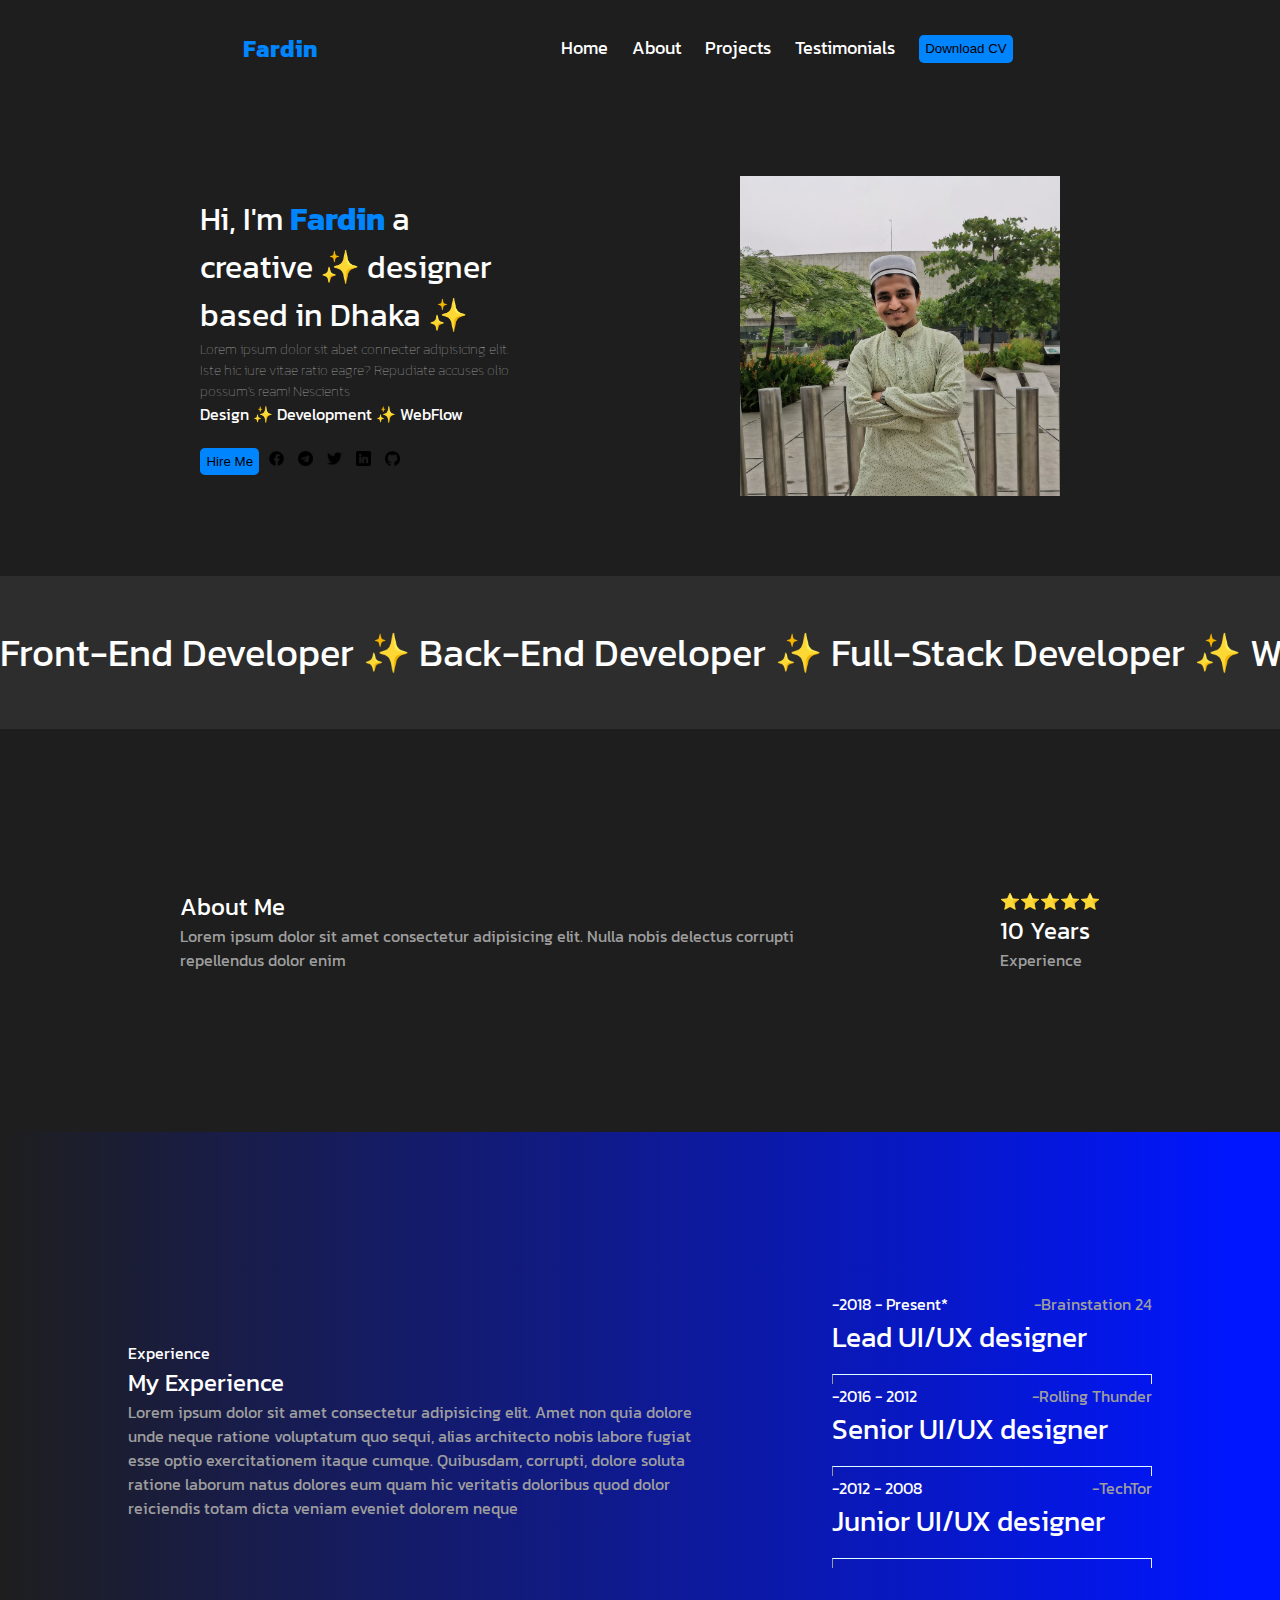
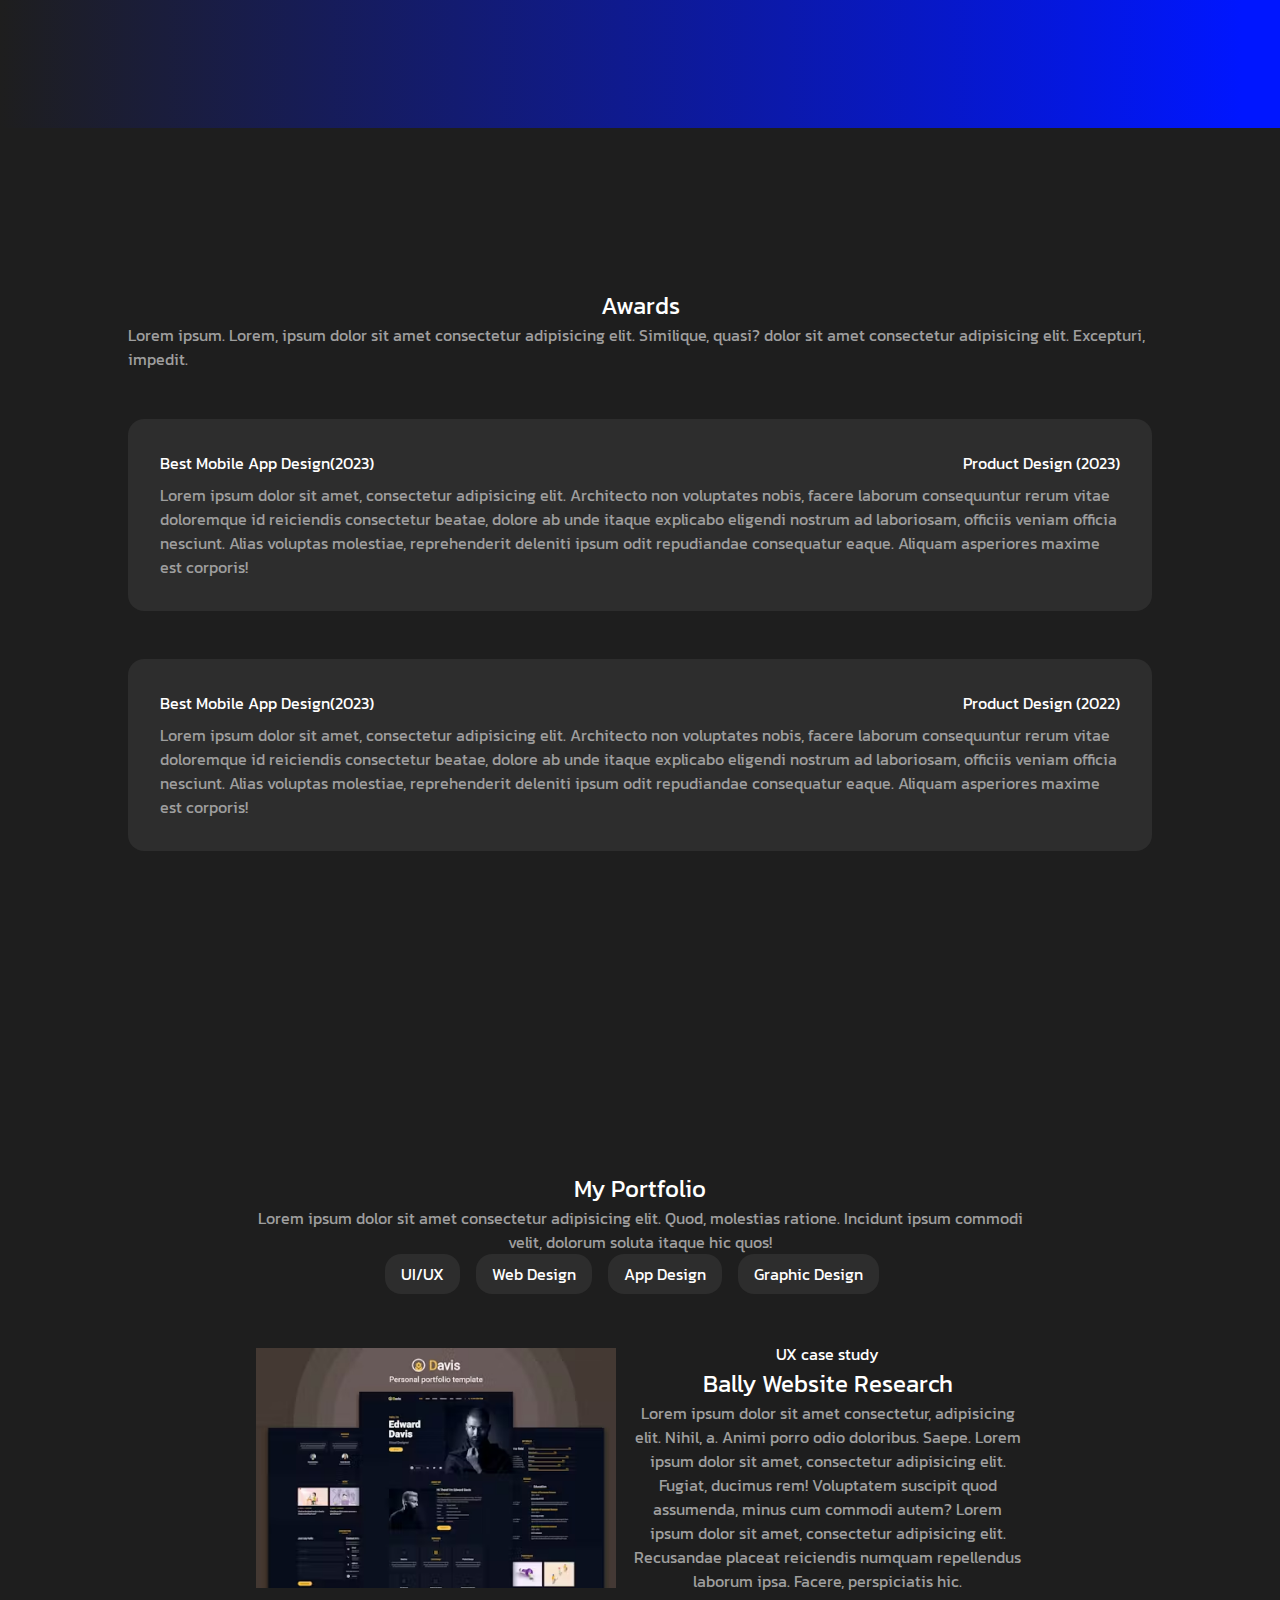
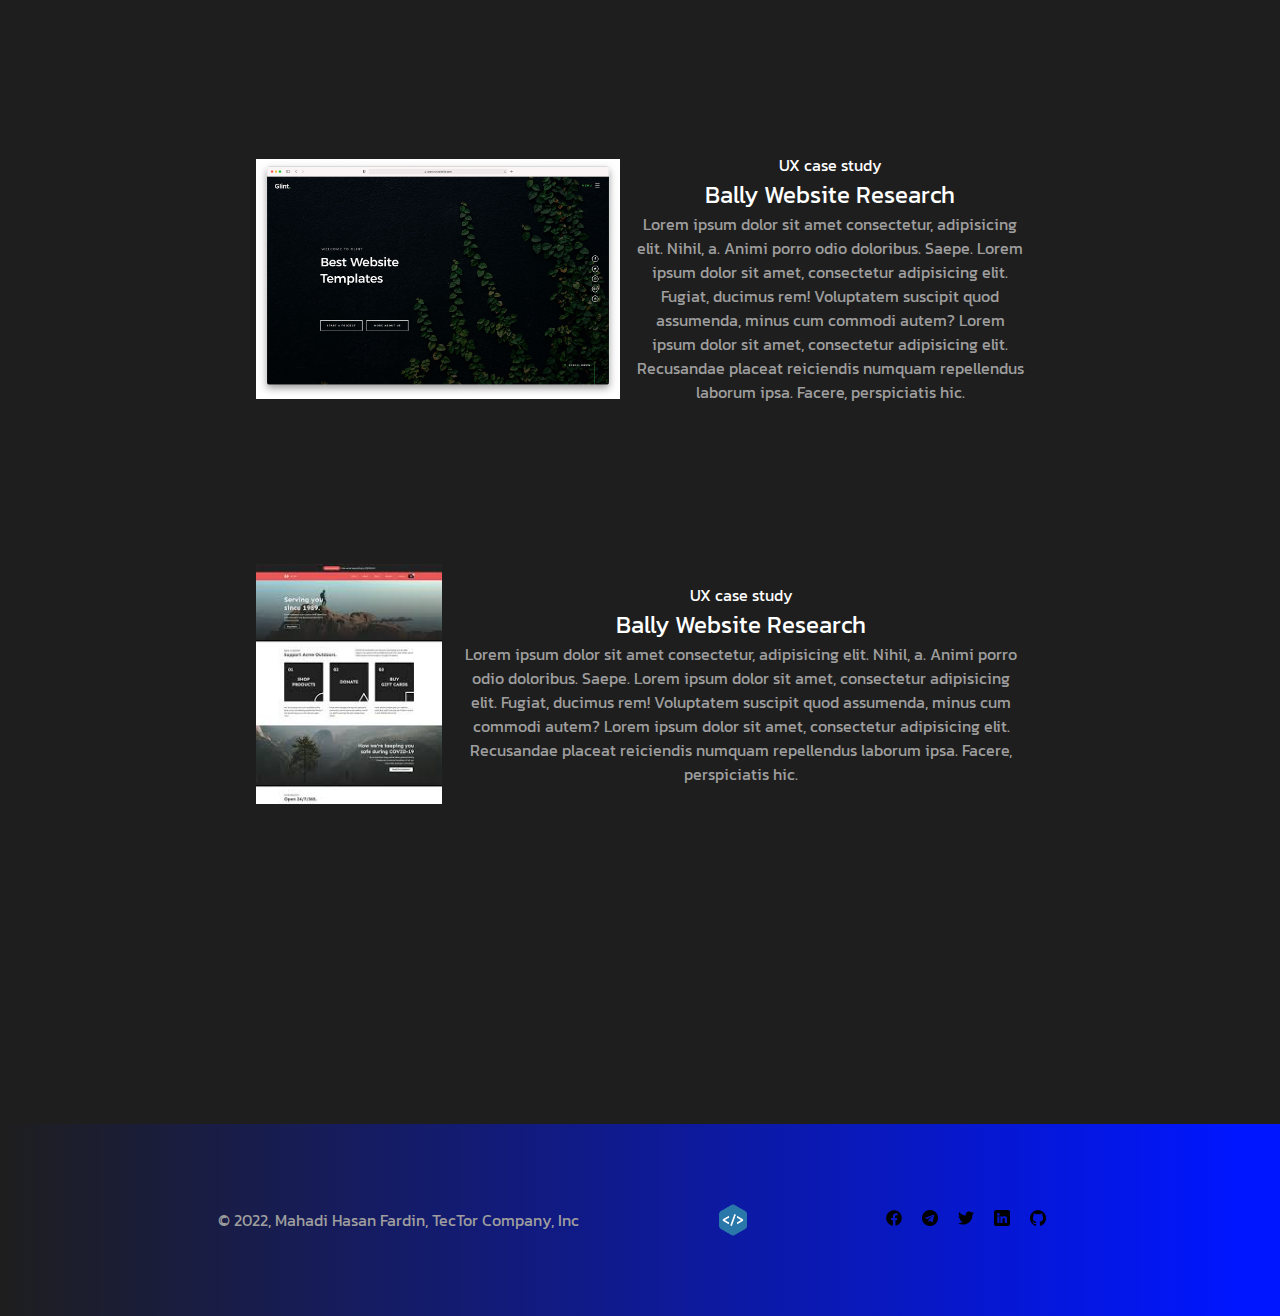
<file: 21 days web development course/Assignment 1/index.html>
<!DOCTYPE html>
<html lang="en">

<head>
    <meta charset="UTF-8">
    <meta name="viewport" content="width=device-width, initial-scale=1.0">
    <title>Innovative Interfaces by Fardin</title>

    <!-- Stylesheet -->
    <link rel="stylesheet" href="./css/style.css">
    <link rel="stylesheet" href="./css/responsive.css">
    <link rel="icon" type="image/png" href="./Images/favicon.png" />
</head>

<body>

    <!-- Header section -->
    <header>
        <div class="logo">
            <a href="#">Fardin</a>
        </div>

        <nav>
            <ul>
                <li><a href="#">Home</a></li>
                <li><a href="#">About</a></li>
                <li><a href="#">Projects</a></li>
                <li><a href="#">Testimonials</a></li>
                <li><button>Download CV</button></li>
            </ul>
        </nav>
    </header>





    <!-- Main section -->
    <main>



        <div class="hero-section">

            <div class="blob-image">

            </div>

            <div class="text">
                <div class="main-text">
                    Hi, I'm <span class="primary-100">Fardin</span>
                    a creative ✨ designer based in Dhaka ✨</div>
                <div class="secondary-text">Lorem ipsum dolor sit abet connecter adipisicing elit. Iste hic iure vitae
                    ratio eagre? Repudiate accuses olio possum's ream! Nescients</div>
                <div class="skillset">Design ✨ Development ✨ WebFlow</div>
                <div class="hire-me">
                    <button>Hire Me</button>
                    <div class="icons">
                        <img src="./Images/facebook.png" alt="facebook">
                        <img src="./Images/telegram.png" alt="telegram">
                        <img src="./Images/twitter.png" alt="twitter">
                        <img src="./Images/linkedin.png" alt="twitter">
                        <img src="./Images/github.png" alt="instagram">
                    </div>
                </div>
            </div>

        </div>


        <div class="about-me-scrolling t">
            <div class="scrolling-text">Front-End Developer ✨ Back-End Developer ✨ Full-Stack Developer ✨ Web
                Designer ✨ UX/UI Designer ✨ DevOps Engineer ✨ Quality Assurance (QA) Engineer ✨</div>
        </div>




        <!-- About me section -->

        <div class="about-me">
            <div class="text">
                <div class="title big-font">About Me</div>
                <div class="secondary light-text">Lorem ipsum dolor sit amet consectetur adipisicing elit. Nulla nobis
                    delectus corrupti repellendus dolor enim</div>
            </div>
            <div class="experience">
                <div class="star">⭐⭐⭐⭐⭐</div>
                <div class="years big-font">10 Years</div>
                <div class="text light-text">Experience</div>
            </div>
        </div>





        <!-- My experience -->
        <div class="experience-section">
            <div class="my-experience">

                <div class="left">
                    <div class="left-experience">Experience</div>
                    <div class="experience-title big-font">My Experience</div>
                    <div class="text">Lorem ipsum dolor sit amet consectetur adipisicing elit. Amet non quia dolore unde
                        neque ratione voluptatum quo sequi, alias architecto nobis labore fugiat esse optio
                        exercitationem
                        itaque cumque. Quibusdam, corrupti, dolore soluta ratione laborum natus dolores eum quam hic
                        veritatis doloribus quod dolor reiciendis totam dicta veniam eveniet dolorem neque</div>
                </div>

                <div class="right">

                    <div class="session">
                        <div class="time-company">
                            <div class="timeline">-2018 - Present*</div>
                            <div class="company">-Brainstation 24</div>
                        </div>
                        <div class="position">Lead UI/UX designer</div>
                    </div>
                    <hr>

                    <div class="session">
                        <div class="time-company">
                            <div class="timeline">-2016 - 2012</div>
                            <div class="company">-Rolling Thunder</div>
                        </div>
                        <div class="position">Senior UI/UX designer</div>
                    </div>

                    <hr>

                    <div class="session">
                        <div class="time-company">
                            <div class="timeline">-2012 - 2008</div>
                            <div class="company">-TechTor</div>
                        </div>
                        <div class="position">Junior UI/UX designer</div>
                    </div>

                    <hr>

                </div>

            </div>


            <div class="awards">
                <div class="awards-main">
                    <div class="title big-font">Awards</div>
                    <div class="about light-text">Lorem ipsum. Lorem, ipsum dolor sit amet consectetur adipisicing elit.
                        Similique,
                        quasi? dolor sit amet consectetur adipisicing elit. Excepturi, impedit.</div>
                    <div class="award-box">
                        <div class="award-era">
                            <div class="award">Best Mobile App Design(2023)</div>
                            <div class="era">Product Design (2023)</div>
                        </div>
                        <div class="about light-text">Lorem ipsum dolor sit amet, consectetur adipisicing elit.
                            Architecto non
                            voluptates nobis, facere laborum consequuntur rerum vitae doloremque id reiciendis
                            consectetur beatae, dolore ab unde itaque explicabo eligendi nostrum ad laboriosam, officiis
                            veniam officia nesciunt. Alias voluptas molestiae, reprehenderit deleniti ipsum odit
                            repudiandae consequatur eaque. Aliquam asperiores maxime est corporis!</div>
                    </div>

                    <div class="award-box">
                        <div class="award-era">
                            <div class="award">Best Mobile App Design(2023)</div>
                            <div class="era">Product Design (2022)</div>
                        </div>
                        <div class="about light-text">Lorem ipsum dolor sit amet, consectetur adipisicing elit.
                            Architecto non
                            voluptates nobis, facere laborum consequuntur rerum vitae doloremque id reiciendis
                            consectetur beatae, dolore ab unde itaque explicabo eligendi nostrum ad laboriosam, officiis
                            veniam officia nesciunt. Alias voluptas molestiae, reprehenderit deleniti ipsum odit
                            repudiandae consequatur eaque. Aliquam asperiores maxime est corporis!</div>
                    </div>
                </div>
            </div>
        </div>



        <div class="portfolio">
            <div class="portfolio-main">
                <div class="title big-font">My Portfolio</div>
                <div class="text light-text">Lorem ipsum dolor sit amet consectetur adipisicing elit. Quod, molestias
                    ratione.
                    Incidunt ipsum commodi velit, dolorum soluta itaque hic quos!</div>
                <div class="category">
                    <ul>
                        <li>UI/UX</li>
                        <li>Web Design</li>
                        <li>App Design</li>
                        <li>Graphic Design</li>
                    </ul>
                </div>
                <div class="project">
                    <img src="./Images/portfolio-1.avif" alt="">
                    <div class="text">
                        <div class="work-category">UX case study</div>
                        <div class="title big-font">Bally Website Research</div>
                        <div class="text light-text">
                            Lorem ipsum dolor sit amet consectetur, adipisicing elit. Nihil, a. Animi porro odio
                            doloribus. Saepe.
                            Lorem ipsum dolor sit amet, consectetur adipisicing elit. Fugiat, ducimus rem! Voluptatem
                            suscipit quod assumenda, minus cum commodi autem?
                            Lorem ipsum dolor sit amet, consectetur adipisicing elit. Recusandae placeat reiciendis
                            numquam repellendus laborum ipsa. Facere, perspiciatis hic.
                        </div>
                    </div>
                </div>

                <div class="project">
                    <img src="./Images/portfolio-2.jpg" alt="">
                    <div class="text">
                        <div class="work-category">UX case study</div>
                        <div class="title big-font">Bally Website Research</div>
                        <div class="text light-text">Lorem ipsum dolor sit amet consectetur, adipisicing elit. Nihil, a. Animi porro odio
                            doloribus. Saepe.
                            Lorem ipsum dolor sit amet, consectetur adipisicing elit. Fugiat, ducimus rem! Voluptatem
                            suscipit quod assumenda, minus cum commodi autem?
                            Lorem ipsum dolor sit amet, consectetur adipisicing elit. Recusandae placeat reiciendis
                            numquam repellendus laborum ipsa. Facere, perspiciatis hic.</div>
                    </div>
                </div>
                <div class="project">
                    <img src="./Images/portfolio-3.jpeg" alt="">
                    <div class="text">
                        <div class="work-category">UX case study</div>
                        <div class="title big-font">Bally Website Research</div>
                        <div class="text light-text">Lorem ipsum dolor sit amet consectetur, adipisicing elit. Nihil, a. Animi porro odio
                            doloribus. Saepe.
                            Lorem ipsum dolor sit amet, consectetur adipisicing elit. Fugiat, ducimus rem! Voluptatem
                            suscipit quod assumenda, minus cum commodi autem?
                            Lorem ipsum dolor sit amet, consectetur adipisicing elit. Recusandae placeat reiciendis
                            numquam repellendus laborum ipsa. Facere, perspiciatis hic.</div>
                    </div>
                </div>
            </div>
        </div>




    </main>






    <footer>
        <div class="text">© 2022, Mahadi Hasan Fardin, TecTor Company, Inc</div>
        <img src="./Images/favicon.png" alt="">
        <div class="icons">
            <img src="./Images/facebook.png" alt="facebook">
            <img src="./Images/telegram.png" alt="telegram">
            <img src="./Images/twitter.png" alt="twitter">
            <img src="./Images/linkedin.png" alt="twitter">
            <img src="./Images/github.png" alt="instagram">
        </div>
    </footer>

</body>

</html>
</file>
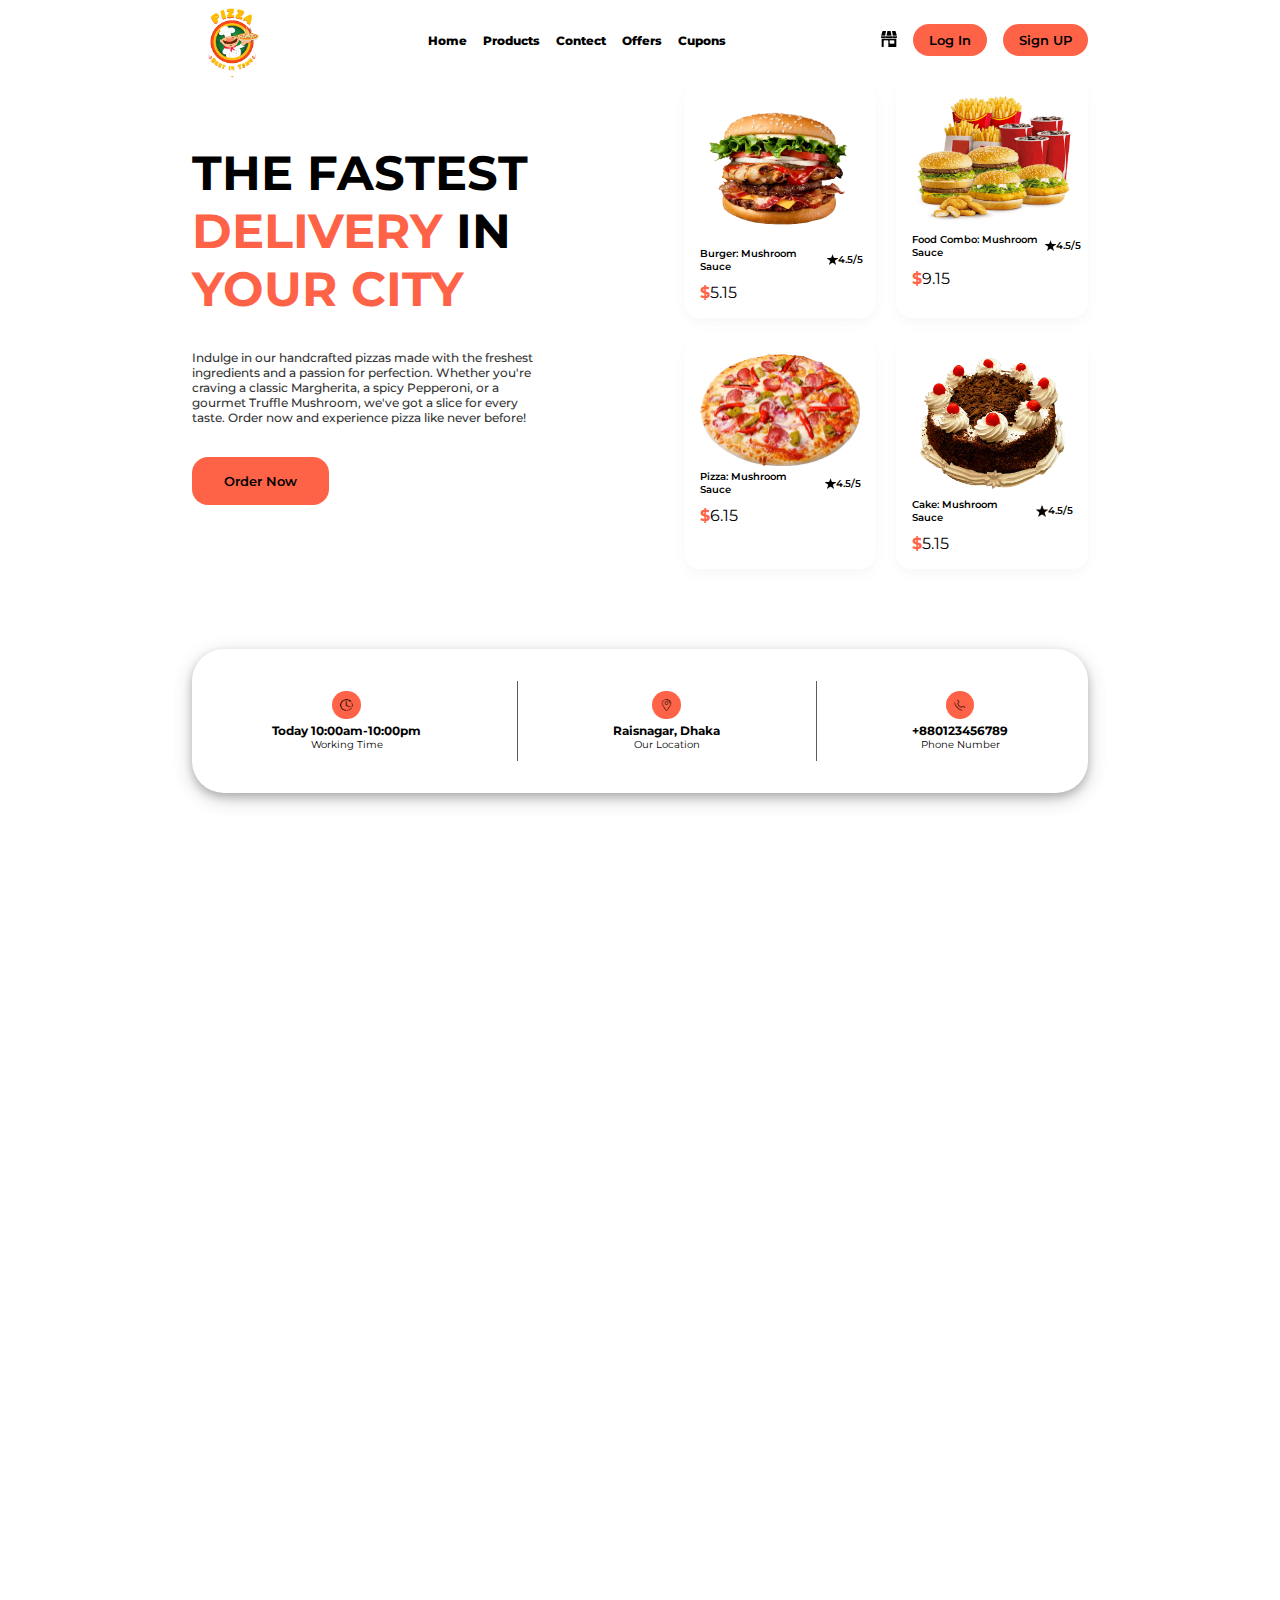
<file: 21 days web development course/Assignment 2/index.html>
<!DOCTYPE html>
<html lang="en">

<head>
    <meta charset="UTF-8">
    <meta name="viewport" content="width=device-width, initial-scale=1.0">
    <title>Pizza: Best in town</title>

    <!-- CSS -->
    <link rel="stylesheet" href="style.css">

    <!-- Favicon -->
    <link rel="shortcut icon" href="./Images/logo.png" type="image/x-icon">
</head>

<body>

    <header>
        <div class="nav">
            <img src="./Images/logo.png">
            <ul>
                <li>Home</li>
                <li>Products</li>
                <li>Contect</li>
                <li>Offers</li>
                <li>Cupons</li>
            </ul>

            <ul>
                <li><img src="./Images/shop.png"></li>
                <li><button>Log In</button></li>
                <li><button>Sign UP</button></li>
            </ul>
        </div>
    </header>

    <main>
        <div class="hero">
            <div class="left">
                <div class="main-text">The fastest <font class="mark">delivery</font> in <font class="mark">your city
                    </font>
                </div>
                <div class="optional-text">Indulge in our handcrafted pizzas made with the freshest ingredients and a
                    passion for perfection. Whether you're craving a classic Margherita, a spicy Pepperoni, or a gourmet
                    Truffle Mushroom, we've got a slice for every taste. Order now and experience pizza like never
                    before!
                </div>
                <div class="buttons">
                    <button>Order Now</button>
                </div>
            </div>






            <div class="right">

                <div class="card">
                    <img src="./Images/hero-card1.png" </img>
                    <div class="text">
                        <div class="main">
                            <div class="name">
                                Burger: Mushroom Sauce
                            </div>
                            <div class="rating">
                                <img src="./Images/star.png">
                                4.5/5
                            </div>
                        </div>
                        <div class="price">
                            <font class="mark">$</font>5.15
                        </div>
                    </div>
                </div>

                <div class="card">
                    <img src="./Images/hero-card2.png" </img>
                    <div class="text">
                        <div class="main">
                            <div class="name">
                                Food Combo: Mushroom Sauce
                            </div>
                            <div class="rating">
                                <img src="./Images/star.png">
                                4.5/5
                            </div>
                        </div>
                        <div class="price">
                            <font class="mark">$</font>9.15
                        </div>
                    </div>
                </div>

                <div class="card">
                    <img src="./Images/hero-card3.png" </img>
                    <div class="text">
                        <div class="main">
                            <div class="name">
                                Pizza: Mushroom Sauce
                            </div>
                            <div class="rating">
                                <img src="./Images/star.png">
                                4.5/5
                            </div>
                        </div>
                        <div class="price">
                            <font class="mark">$</font>6.15
                        </div>
                    </div>
                </div>

                <div class="card">
                    <img src="./Images/hero-card4.png" </img>
                    <div class="text">
                        <div class="main">
                            <div class="name">
                                Cake: Mushroom Sauce
                            </div>
                            <div class="rating">
                                <img src="./Images/star.png">
                                4.5/5
                            </div>
                        </div>
                        <div class="price">
                            <font class="mark">$</font>5.15
                        </div>
                    </div>
                </div>
            </div>
        </div>






        <div class="address">
            <div class="address-box">
                <ul>
                    <li><img src="./Images/time.png" </img> </li>
                    <li class="main">Today 10:00am-10:00pm</li>
                    <li class="secondary">Working Time</li>
                </ul>
                <div class="vl"></div>
                <ul>
                    <li><img src="./Images/location.png" </img> </li>
                    <li class="main">Raisnagar, Dhaka</li>
                    <li class="secondary">Our Location</li>
                </ul>
                <div class="vl"></div>
                <ul>
                    <li><img src="./Images/contact.png" </img> </li>
                    <li class="main">+880123456789</li>
                    <li class="secondary">Phone Number</li>
                </ul>
            </div>
        </div>








        <div class="product-section">
            <div class="sub-title">Product</div>
            <h1>Most Popular Items</h1>


            <div class="card-section">
                <div class="product-card">
                    <img src="./Images/product-1.jpeg">
                    <div class="row1">
                        <div class="name">Gyro Sandwhic</div>
                        <div class="rating">
                            <img src="./Images/star.png">
                            4.9
                        </div>
                    </div>
                    <div class="row2">
                        <button>Add To Cart</button>
                        <div class="price">
                            $6.00
                        </div>
                    </div>
                </div>

                <div class="product-card">
                    <img src="./Images/product-2.jpeg">
                    <div class="row1">
                        <div class="name">Enchilade</div>
                        <div class="rating">
                            <img src="./Images/star.png">
                            5.0
                        </div>
                    </div>
                    <div class="row2">
                        <button>Add To Cart</button>
                        <div class="price">
                            $25.00
                        </div>
                    </div>
                </div>

                <div class="product-card">
                    <img src="./Images/product-3.jpeg">
                    <div class="row1">
                        <div class="name">Green Beans</div>
                        <div class="rating">
                            <img src="./Images/star.png">
                            4.9
                        </div>
                    </div>
                    <div class="row2">
                        <button>Add To Cart</button>
                        <div class="price">
                            $12.00
                        </div>
                    </div>
                </div>

                <div class="product-card">
                    <img src="./Images/product-4.jpeg">
                    <div class="row1">
                        <div class="name">Pizza</div>
                        <div class="rating">
                            <img src="./Images/star.png">
                            5.0
                        </div>
                    </div>
                    <div class="row2">
                        <button>Add To Cart</button>
                        <div class="price">
                            $18.50
                        </div>
                    </div>
                </div>

                <div class="product-card">
                    <img src="./Images/product-5.jpeg">
                    <div class="row1">
                        <div class="name">Chicken Pot Pie</div>
                        <div class="rating">
                            <img src="./Images/star.png">
                            4.9
                        </div>
                    </div>
                    <div class="row2">
                        <button>Add To Cart</button>
                        <div class="price">
                            $25.00
                        </div>
                    </div>
                </div>

                <div class="product-card">
                    <img src="./Images/product-6.jpeg">
                    <div class="row1">
                        <div class="name">Green Salad</div>
                        <div class="rating">
                            <img src="./Images/star.png">
                            4.9
                        </div>
                    </div>
                    <div class="row2">
                        <button>Add To Cart</button>
                        <div class="price">
                            $15.00
                        </div>
                    </div>
                </div>
            </div>

            <button class="see-more-products">See More Products
                <img src="./Images/Arrow - Right Circle.png">
            </button>

        </div>





        <div class="services">
            <div class="sub-title">Services</div>
            <h1>Why Choose Our Favorite Food</h1>


            <div class="card">
                <div class="services-card">
                    <img src="./Images/cutlery.png">
                    <div class="main-text">Qualityfull Food</div>
                    <div class="secondary-text">But I must explain to you how all this
                        mistaken idea of denouncing pleasur and
                        prasising pain was bron.</div>
                </div>

                <div class="services-card middle">
                    <img src="./Images/cutlery (1).png">
                    <div class="main-text">Healthy Food</div>
                    <div class="secondary-text">But I must explain to you how all this
                        mistaken idea of denouncing pleasur and
                        prasising pain was bron.</div>
                </div>

                <div class="services-card">
                    <img src="./Images/delivery.png">
                    <div class="main-text">Fast Delivery</div>
                    <div class="secondary-text">But I must explain to you how all this
                        mistaken idea of denouncing pleasur and
                        prasising pain was bron.</div>
                </div>

            </div>
        </div>






        <div class="testimonials">
            <div class="sub-title">Testimonials</div>
            <h1>Our Happy Client Says</h1>
            <div class="row">
                <div class="box">
                    .
                    <div class="account">
                        <img src="./Images/me-1.jpg">
                        <div class="text">
                            <div class="name">Willians Jhone</div>
                            <div class="position">CEO & Co-Founder</div>
                        </div>
                    </div>
                    <div class="comment">“Lorem ipsum dolor sit amet, consectetur adipiscing elit. Amet nisl tincidunt
                        adipiscing dictumst blandit hac. Lectus cras velit sed dignissim ac, aliquet. Metus egestas
                        habitant feugiat neque ultrices nunc, dolor egestas mus.”</div>
                </div>
                <img src="./Images/testimonials.png">
            </div>
        </div>






        <div class="newsletter">
            <img src="./Images/burger.png">
            <div class="text">
                <div class="title">Subcribe To Our Newsletter</div>
                <div class="sub-text">Lorem ipsum dolor sit amet, consectetur adipidrscing elit. Purus mauris sem sed
                    urna venenatis vivamus. Egestas in velit nulla viverra turpis id ac. Amet faucibus tempus.</div>
                <div class="input-box">
                    <div class="placeholder">Type your email....</div>
                    <button>Subscribe</button>
                </div>
            </div>

        </div>


    </main>







    <footer>
        <div class="footer-box">

            <ul class="first">
                <li class="logo"><img src="./Images/logo.png"></li>
                <li>Lorem ipsum dolor sit amet consectetur adipisicing elit. Iure at neque in deleniti expedita, vero
                    nam modi ipsa asperiores ab facere incidunt rem dignissimos, pariatur repellat iste illum fugiat
                    porro.</li>
                <li>
                    <ul class="social">
                        <li><img src="./Images/facebook.png"></li>
                        <li><img src="./Images/telegram.png"></li>
                        <li><img src="./Images/github.png"></li>
                        <li><img src="./Images/twitter.png"></li>
                    </ul>
                </li>
            </ul>


            <ul class="opening">
                <li class="title">Opening Restaurant</li>
                <li>Sat-Wet: 09:00am-10:00PM</li>
                <li>Thursday: 09:00am-11:00PM</li>
                <li>Friday: 09:00am-8:00PM</li>
            </ul>

            <ul class="links">
                <li class="title">User Link</li>
                <li>About Us</li>
                <li>Contact Us</li>
                <li>Order Delivery</li>
                <li>Payment & Tex</li>
                <li>Terms of Services</li>
            </ul>



            <ul class="contact">
                <li class="title">Contact Us</li>
                <li>Mohammadpur, Dhaka</li>
                <li>+88 017 0000 0000</li>
                <li>+88 018 0000 0000</li>
                <li>
                    <div class="input-box">
                        <div class="text">Enter your email...</div>
                        <img src="./Images/Arrow - Right Circle.png">
                    </div>
                </li>
            </ul>
        </div>
    </footer>

</body>

</html>
</file>
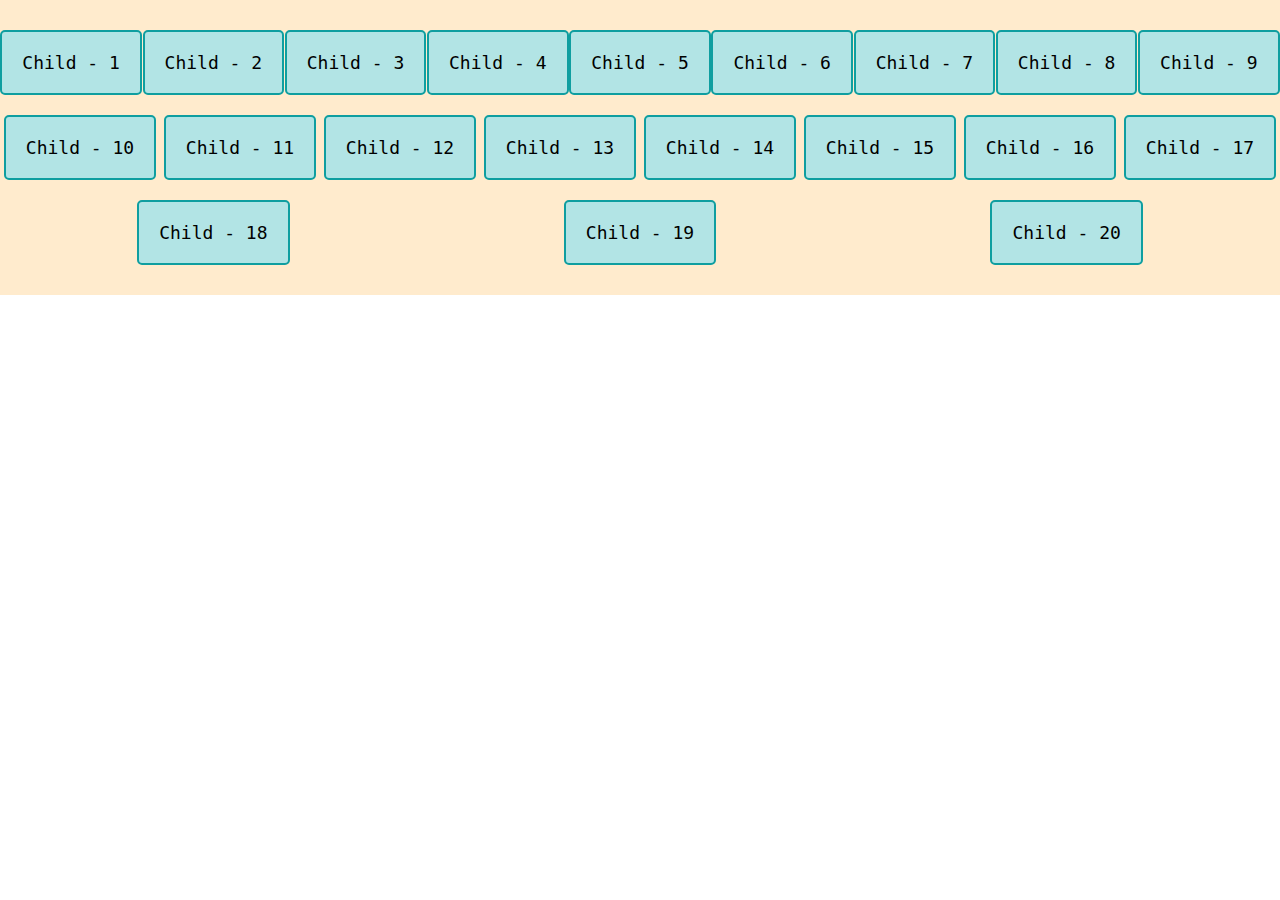
<file: Milstone-1/module-5/index.html>
<!DOCTYPE html>
<html lang="en">
  <head>
    <meta charset="UTF-8" />
    <meta name="viewport" content="width=device-width, initial-scale=1.0" />
    <title>Document</title>
    <link rel="stylesheet" href="style/style.css" />
  </head>
  <body>
    <section class="parent">
      <div class="child">Child - 1</div>
      <div class="child">Child - 2</div>
      <div class="child">Child - 3</div>
      <div class="child">Child - 4</div>
      <div class="child">Child - 5</div>
      <div class="child">Child - 6</div>
      <div class="child">Child - 7</div>
      <div class="child">Child - 8</div>
      <div class="child">Child - 9</div>
      <div class="child">Child - 10</div>
      <div class="child">Child - 11</div>
      <div class="child">Child - 12</div>
      <div class="child">Child - 13</div>
      <div class="child">Child - 14</div>
      <div class="child">Child - 15</div>
      <div class="child">Child - 16</div>
      <div class="child">Child - 17</div>
      <div class="child">Child - 18</div>
      <div class="child">Child - 19</div>
      <div class="child">Child - 20</div>
    </section>
  </body>
</html>
</file>
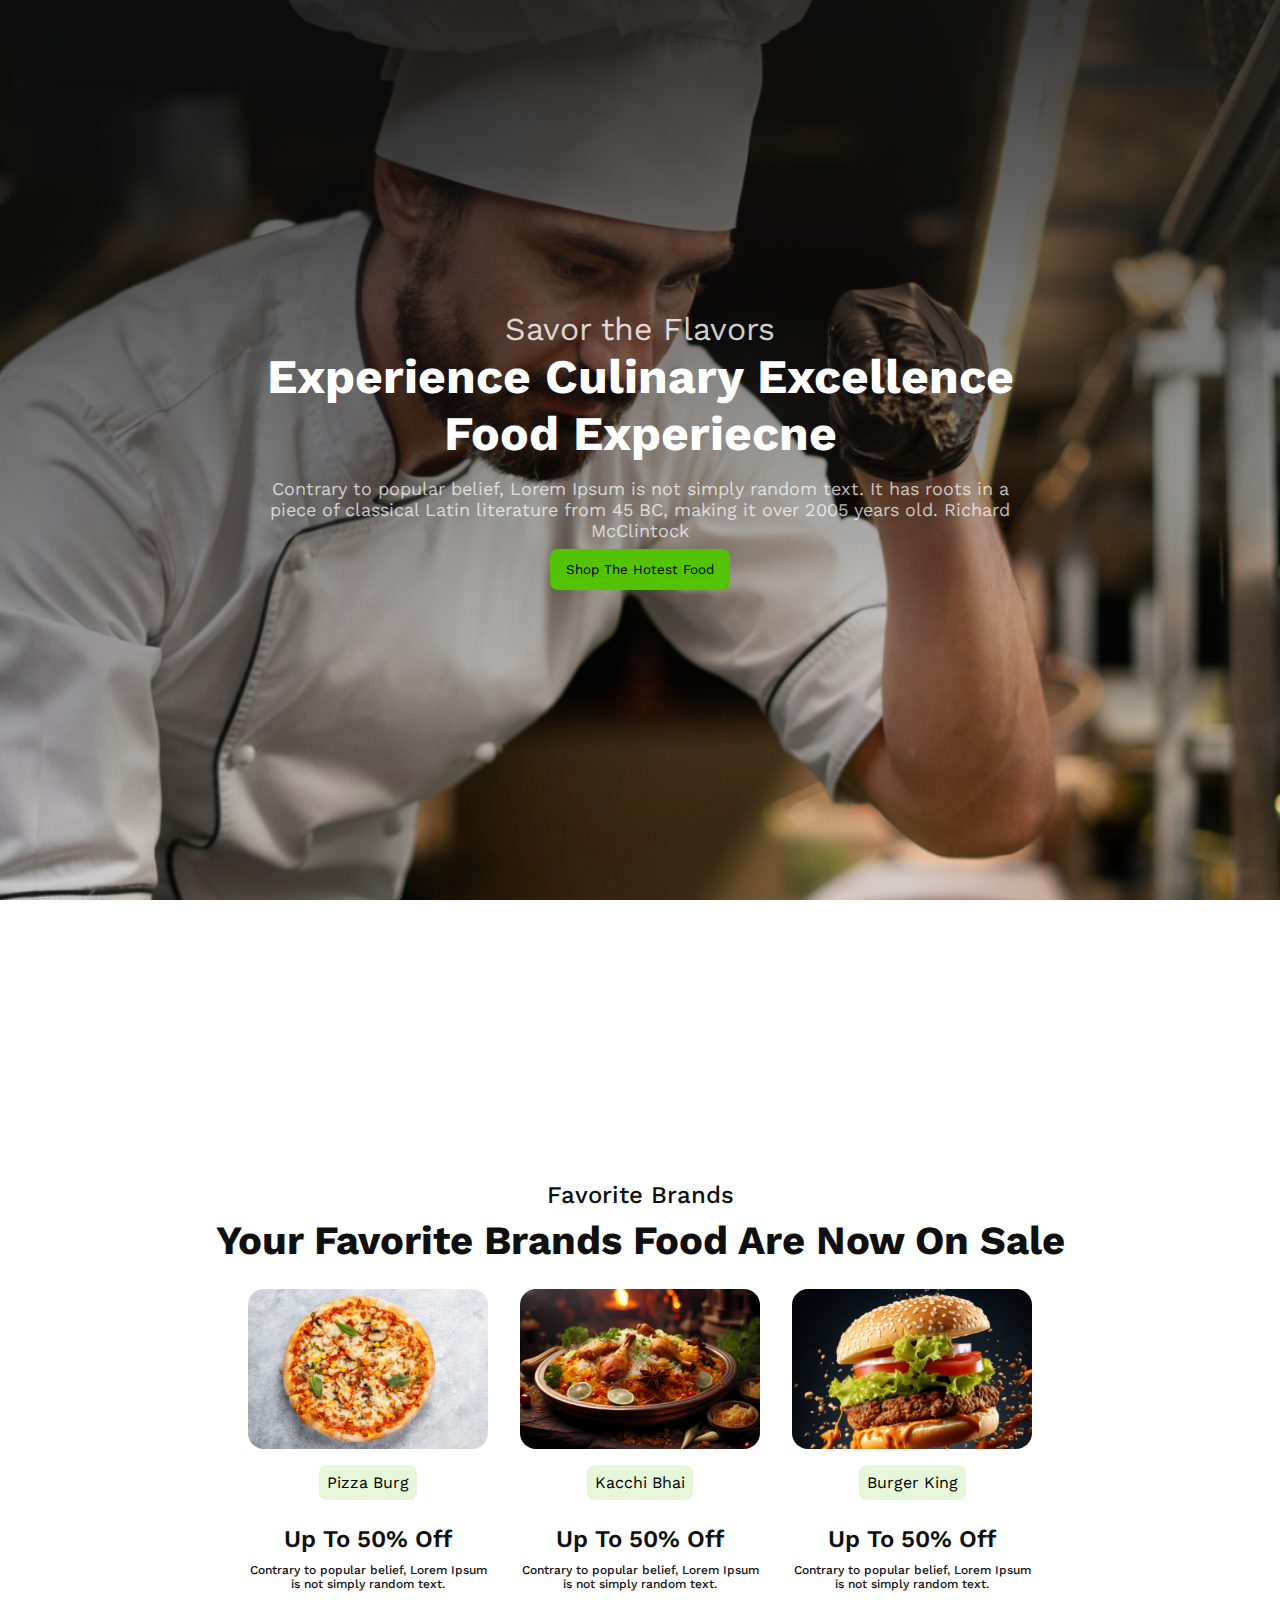
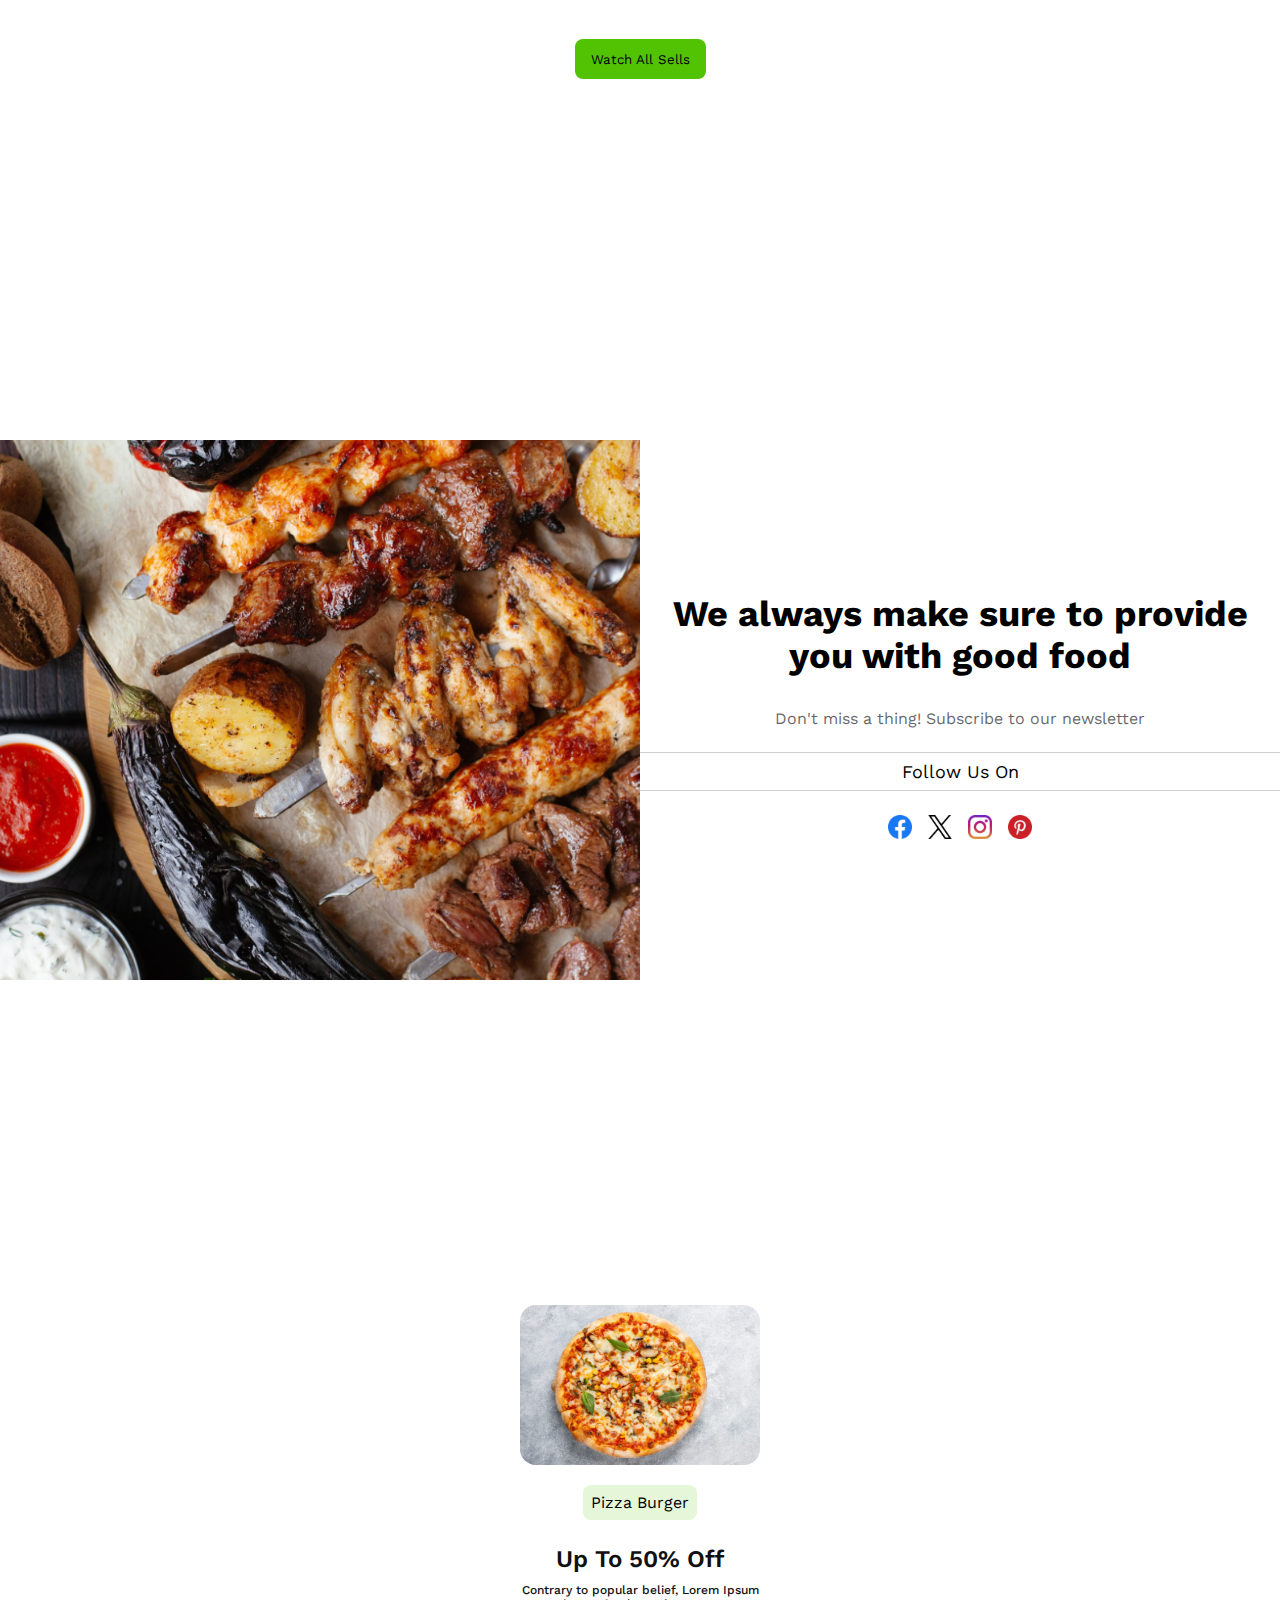
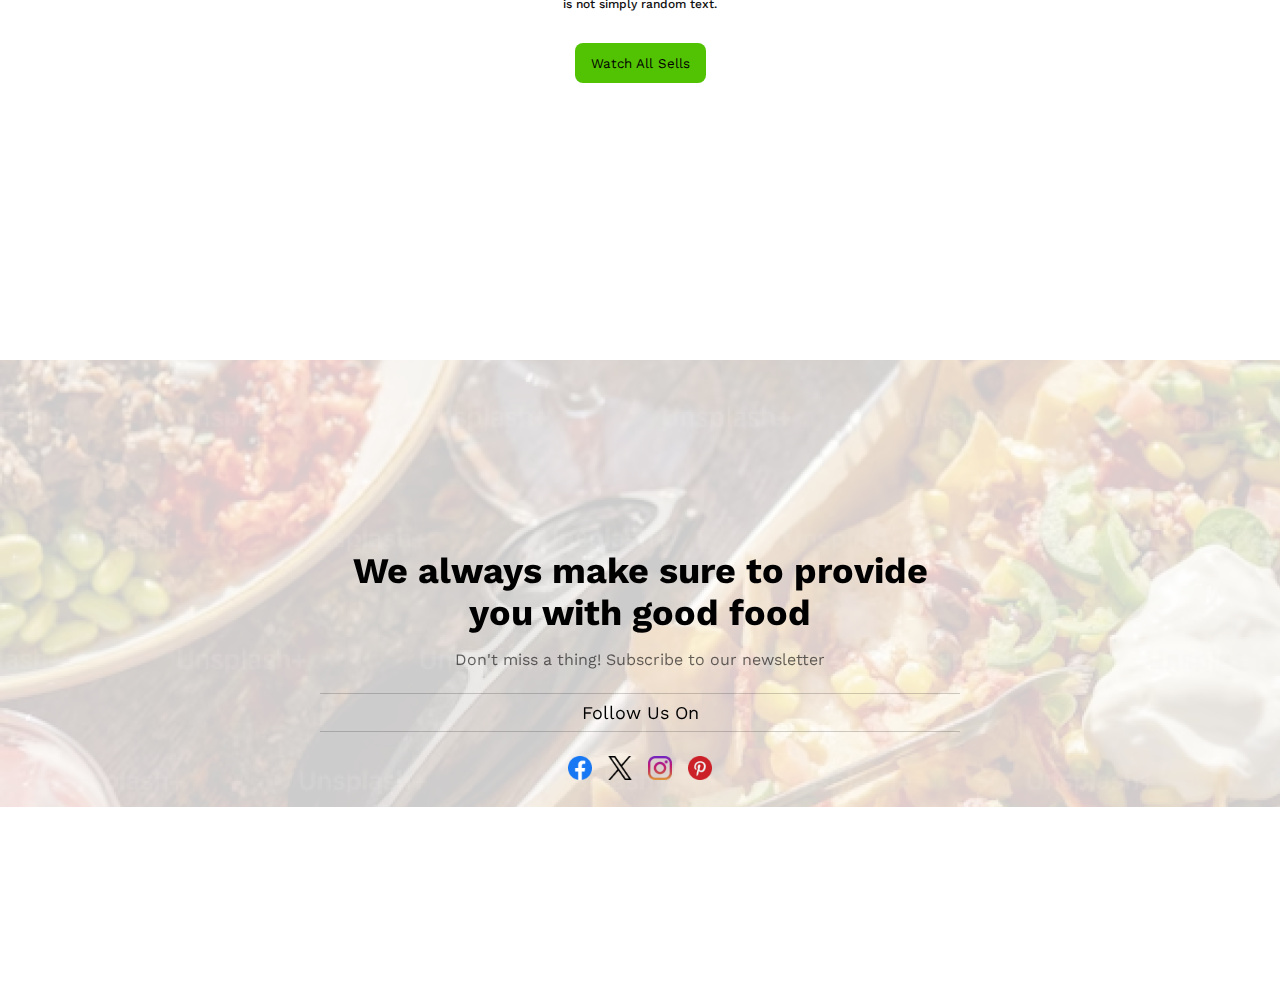
<file: Milstone-1/module-5/food resturent project/index.html>
<!DOCTYPE html>
<html lang="en">
  <head>
    <meta charset="UTF-8" />
    <meta name="viewport" content="width=device-width, initial-scale=1.0" />
    <title>Good Food</title>
    <link rel="stylesheet" href="style/style.css" />
  </head>
  <body>
    <!-- section>div>p+h1+p+button -->
    <section id="hero">
      <div>
        <p class="p1">Savor the Flavors</p>
        <h1>Experience Culinary Excellence Food Experiecne</h1>
        <p class="p2">
          Contrary to popular belief, Lorem Ipsum is not simply random text. It
          has roots in a piece of classical Latin literature from 45 BC, making
          it over 2005 years old. Richard McClintock
        </p>
        <button class="btn">Shop The Hotest Food</button>
      </div>
    </section>

    <section class="card-box">
      <p>Favorite Brands</p>
      <h1>Your Favorite Brands Food Are Now On Sale</h1>
      <div class="cards">
        <div class="card">
          <img src="assets/pizza.png" alt="pizza" class="img" />
          <div class="product-name">Pizza Burg</div>
          <div class="discount">Up To 50% Off</div>
          <p class="about">
            Contrary to popular belief, Lorem Ipsum is not simply random text.
          </p>
        </div>
        <div class="card">
          <img src="./assets/biriyani.png" alt="Kacchi Bhai" class="img" />
          <div class="product-name">Kacchi Bhai</div>
          <div class="discount">Up To 50% Off</div>
          <p class="about">
            Contrary to popular belief, Lorem Ipsum is not simply random text.
          </p>
        </div>
        <div class="card">
          <img src="assets/burger.png" class="img" />
          <div class="product-name">Burger King</div>
          <div class="discount">Up To 50% Off</div>
          <p class="about">
            Contrary to popular belief, Lorem Ipsum is not simply random text.
          </p>
        </div>
      </div>
      <button class="btn">Watch All Sells</button>
    </section>

    <section class="about-us">
      <div class="img"></div>
      <div class="about">
        <h1>We always make sure to provide you with good food</h1>
        <p class="p1">Don't miss a thing! Subscribe to our newsletter</p>
        <p class="follow">Follow Us On</p>
        <div class="logo">
          <ul>
            <li>
              <a href="#"><img src="assets/facebook.png" alt="" /></a>
            </li>
            <li>
              <a href="#"><img src="assets/twitter.png" alt="" /></a>
            </li>
            <li>
              <a href="#"><img src="assets/instagram.png" alt="" /></a>
            </li>
            <li>
              <a href="#"><img src="assets/pinterest.png" alt="" /></a>
            </li>
          </ul>
        </div>
      </div>
    </section>

    <section class="card">
      <div class="main-card">
        <div class="img"><img src="./assets/pizza.png" alt="" /></div>
        <div class="product-name">Pizza Burger</div>
        <div class="discount">Up To 50% Off</div>
        <div class="about">
          Contrary to popular belief, Lorem Ipsum is not simply random text.
        </div>
        <button class="btn">Watch All Sells</button>
      </div>
    </section>

    <footer class="demo-wrap">
      <img class="demo-bg" src="assets/social-bg.png" />
      <div class="footer demo-content">
        <h1>We always make sure to provide you with good food</h1>
        <p class="p1">Don't miss a thing! Subscribe to our newsletter</p>
        <p class="follow">Follow Us On</p>
        <ul class="contact">
          <li>
            <a href="#"><img src="assets/facebook.png" alt="" /></a>
          </li>
          <li>
            <a href="#"><img src="assets/twitter.png" alt="" /></a>
          </li>
          <li>
            <a href="#"><img src="assets/instagram.png" alt="" /></a>
          </li>
          <li>
            <a href="#"><img src="assets/pinterest.png" alt="" /></a>
          </li>
        </ul>
      </div>
    </footer>
  </body>
</html>
</file>
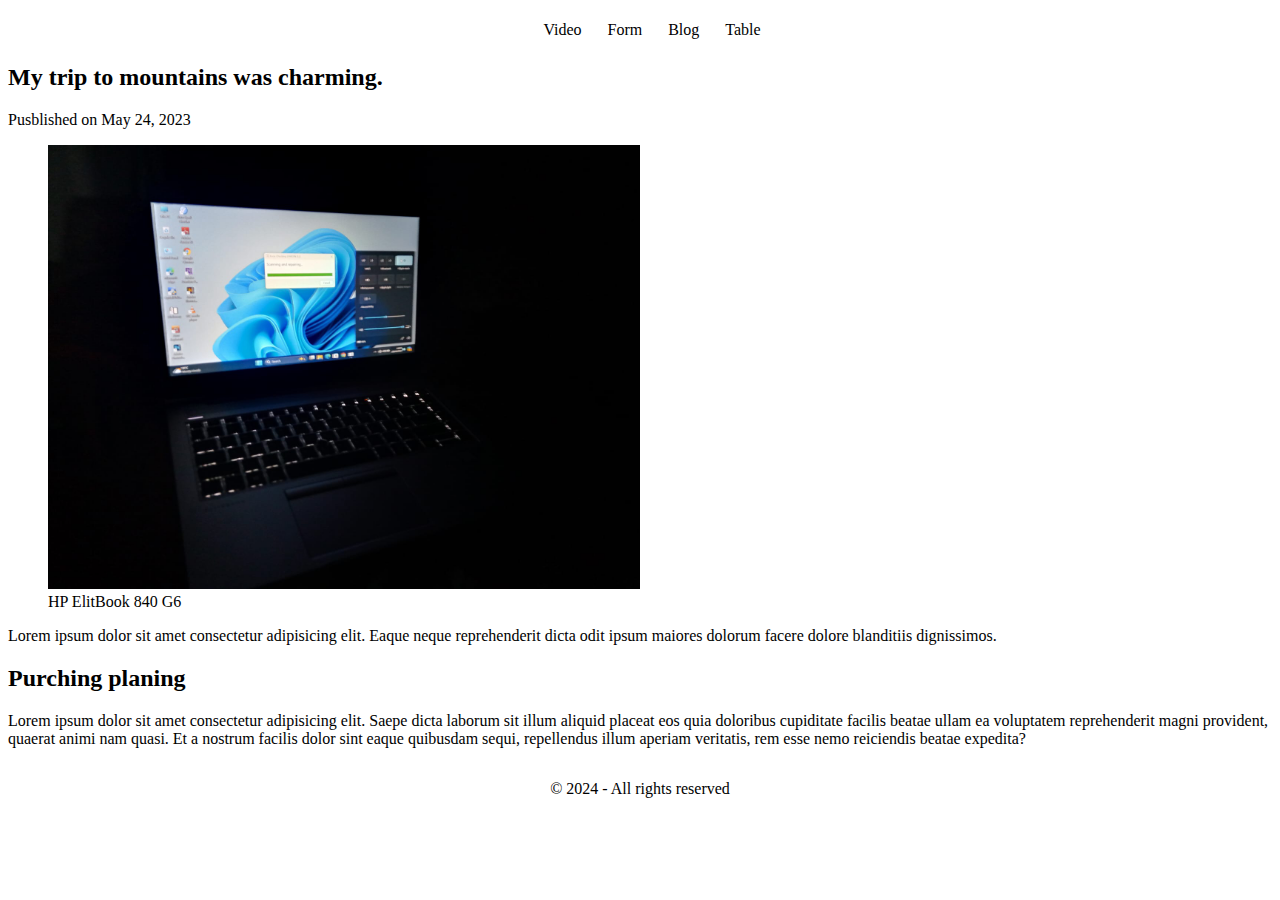
<file: Milstone-1/module-4/blog.html>
<!DOCTYPE html>
<html lang="en">
  <head>
    <meta charset="UTF-8" />
    <meta name="viewport" content="width=device-width, initial-scale=1.0" />
    <title>Document</title>
    <link rel="stylesheet" href="styles/blog.css" />
    <link rel="stylesheet" href="styles/nav.css" />
  </head>
  <body>
    <header>
      <nav>
        <ul>
          <li><a href="video.html">Video</a></li>
          <li><a href="form.html">Form</a></li>
          <li><a href="blog.html">Blog</a></li>
          <li><a href="table.html">Table</a></li>
        </ul>
      </nav>
    </header>

    <main>
      <article>
        <header>
          <h2>My trip to mountains was charming.</h2>
          <p>Pusblished on <time datetime="2023-05-24">May 24, 2023</time></p>
        </header>
        <figure>
          <img width="50%" src="assets/image.jpg" />
          <figcaption>HP ElitBook 840 G6</figcaption>
        </figure>
        <section>
          Lorem ipsum dolor sit amet consectetur adipisicing elit. Eaque neque
          reprehenderit dicta odit ipsum maiores dolorum facere dolore
          blanditiis dignissimos.
        </section>
        <section>
          <h2>Purching planing</h2>
          Lorem ipsum dolor sit amet consectetur adipisicing elit. Saepe dicta
          laborum sit illum aliquid placeat eos quia doloribus cupiditate
          facilis beatae ullam ea voluptatem reprehenderit magni provident,
          quaerat animi nam quasi. Et a nostrum facilis dolor sint eaque
          quibusdam sequi, repellendus illum aperiam veritatis, rem esse nemo
          reiciendis beatae expedita?
        </section>
      </article>
    </main>
    <footer>&copy; 2024 - All rights reserved</footer>
  </body>
</html>
</file>
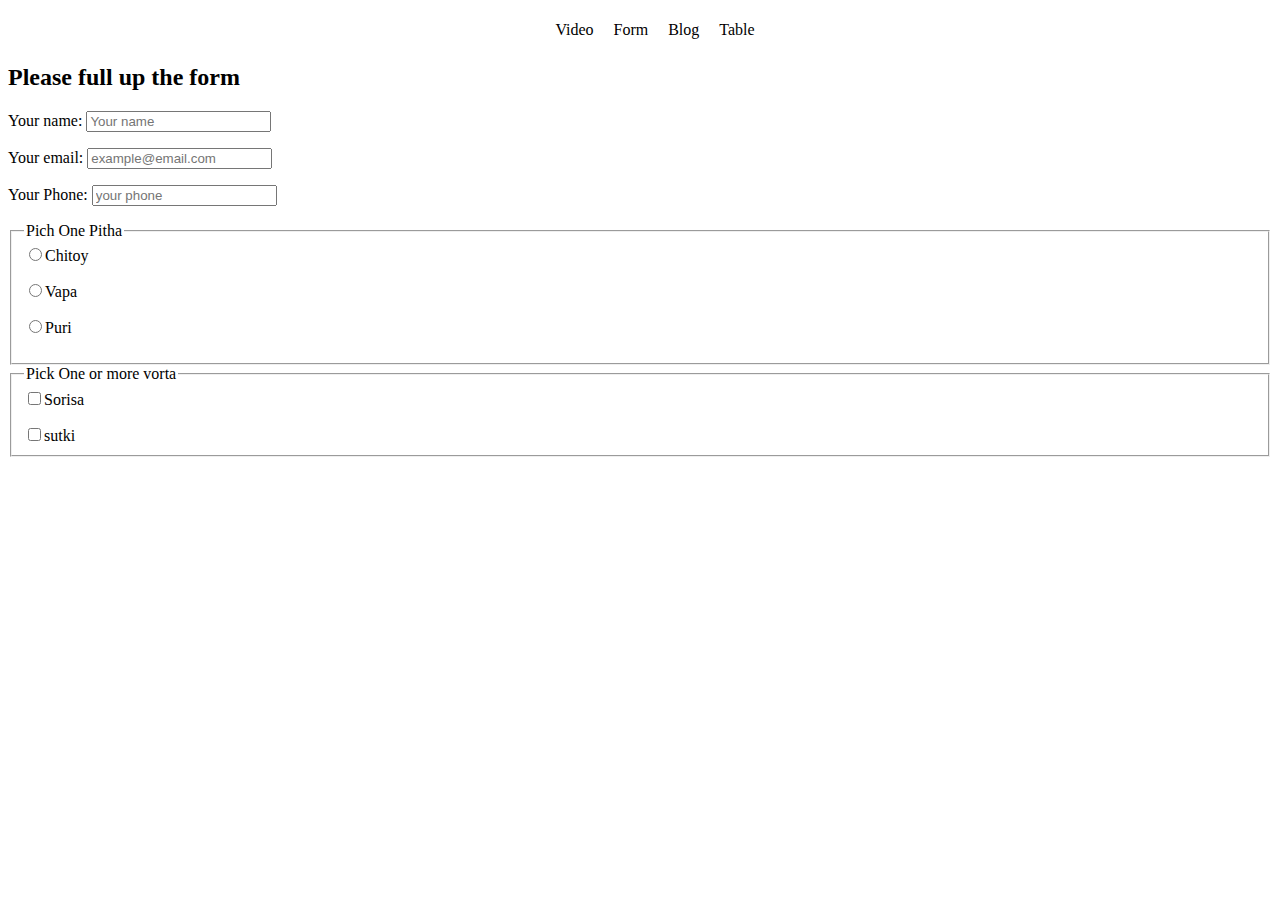
<file: Milstone-1/module-4/form.html>
<!DOCTYPE html>
<html lang="en">
  <head>
    <meta charset="UTF-8" />
    <meta name="viewport" content="width=device-width, initial-scale=1.0" />
    <title>Jamal er ma er Pitha Ghor</title>
    <style>
      label {
        display: block;
        margin-bottom: 1rem;
      }
    </style>
    <link rel="stylesheet" href="styles/nav.css" />
  </head>
  <body>
    <header>
      <nav>
        <ul>
          <li><a href="video.html">Video</a></li>
          <li><a href="form.html">Form</a></li>
          <li><a href="blog.html">Blog</a></li>
          <li><a href="table.html">Table</a></li>
        </ul>
      </nav>
    </header>

    <main>
      <section>
        <h2>Please full up the form</h2>
        <form>
          <label for=""
            >Your name:
            <input id="name" type="text" placeholder="Your name" />
          </label>
          <label for="email"
            >Your email: <input type="email" placeholder="example@email.com" />
          </label>
          <label for="phone"
            >Your Phone:
            <input type="text" id="phone" placeholder="your phone" />
          </label>

          <fieldset>
            <legend>Pich One Pitha</legend>
            <label for="chitoy">
              <input type="radio" name="pitha" id="chitoy" />Chitoy
            </label>
            <label for="vapa">
              <input type="radio" name="pitha" id="vapa" />Vapa
            </label>
            <label for="puri">
              <input type="radio" name="pitha" id="puri" />Puri
            </label>
          </fieldset>
          <fieldset>
            <legend>Pick One or more vorta</legend>
            <label for="sorisa">
              <input type="checkbox" name="vorta" id="sorisa" />Sorisa
            </label>
            <l for="sutki">
              <input type="checkbox" name="vorta" id="sutki" />sutki
            </l>
          </fieldset>
        </form>
      </section>
    </main>
  </body>
</html>
</file>
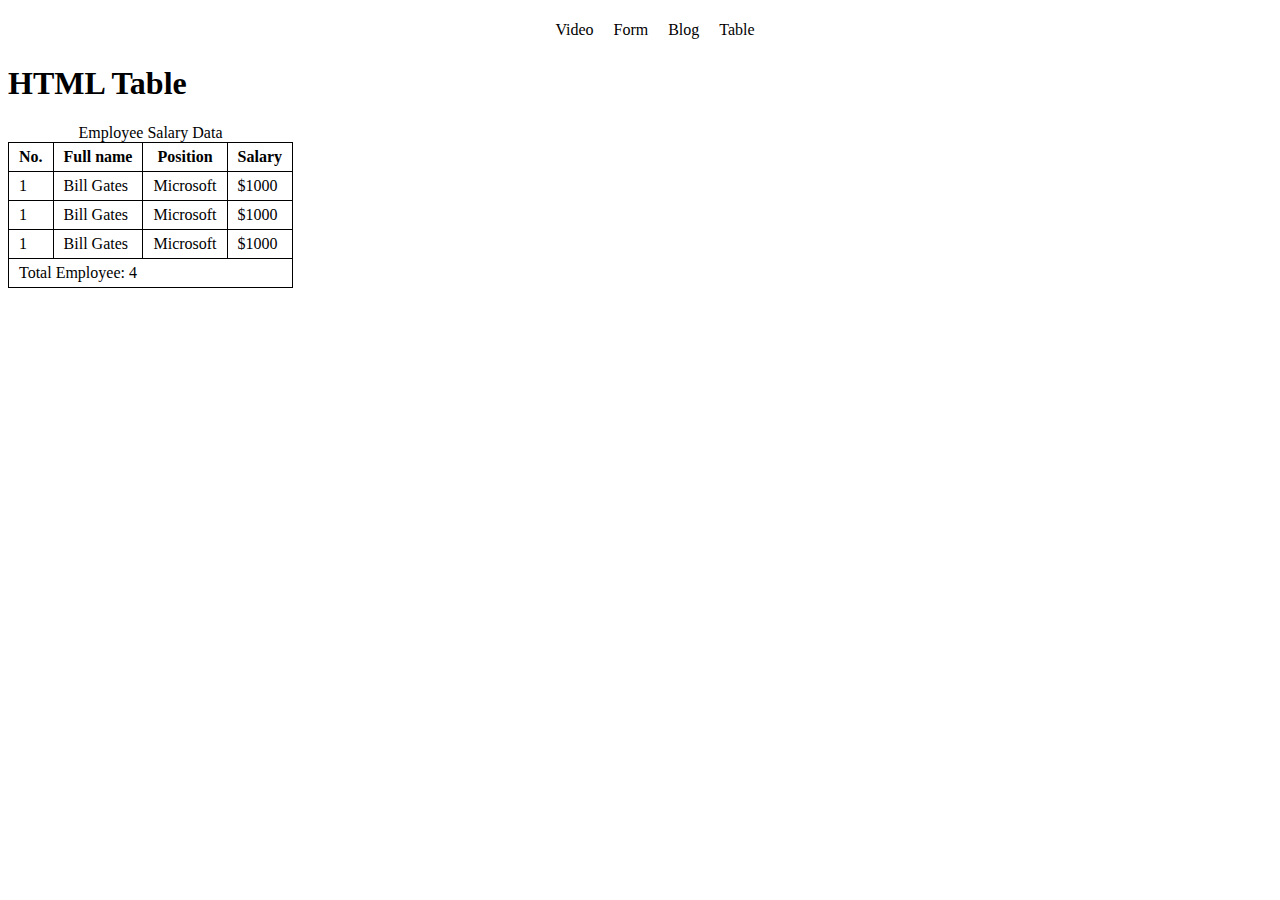
<file: Milstone-1/module-4/table.html>
<!DOCTYPE html>
<html lang="en">
  <head>
    <meta charset="UTF-8" />
    <meta name="viewport" content="width=device-width, initial-scale=1.0" />
    <title>HTML Table</title>
    <link rel="stylesheet" href="styles/nav.css" />
    <style>
      table {
        border-collapse: collapse;
      }
      td,
      th {
        border: 1px solid black;
        padding: 5px 10px;
      }
    </style>
  </head>
  <body>
    <header>
      <nav>
        <ul>
          <li><a href="video.html">Video</a></li>
          <li><a href="form.html">Form</a></li>
          <li>
            <a href="blog.html">Blog</a>
            <ul class="dropdown">
              <li><a href="video.html">Video</a></li>
              <li><a href="form.html">Form</a></li>
              <li>
                <a href="blog.html">Blog</a>
                <ul class="dropdown">
                  <li><a href="video.html">Video</a></li>
                  <li><a href="form.html">Form</a></li>
                  <li><a href="blog.html">Blog</a></li>
                  <li><a href="table.html">Table</a></li>
                </ul>
              </li>
              <li><a href="table.html">Table</a></li>
            </ul>
          </li>
          <li><a href="table.html">Table</a></li>
        </ul>
      </nav>
    </header>
    <main>
      <h1>HTML Table</h1>
      <table>
        <caption>
          Employee Salary Data
        </caption>
        <thead></thead>
        <tbody>
          <tr>
            <th>No.</th>
            <th>Full name</th>
            <th>Position</th>
            <th>Salary</th>
          </tr>
          <tr>
            <td>1</td>
            <td>Bill Gates</td>
            <td>Microsoft</td>
            <td>$1000</td>
          </tr>
          <tr>
            <td>1</td>
            <td>Bill Gates</td>
            <td>Microsoft</td>
            <td>$1000</td>
          </tr>
          <tr>
            <td>1</td>
            <td>Bill Gates</td>
            <td>Microsoft</td>
            <td>$1000</td>
          </tr>
        </tbody>
        <tfoot>
          <tr>
            <td colspan="4">Total Employee: 4</td>
          </tr>
        </tfoot>
      </table>
    </main>
  </body>
</html>
</file>
<file: 21 days web development course/Assignment 1/css/style.css>
/* Universal styles */

/* fonts */
/* font-family: "Noto Sans Sundanese", sans-serif; */
/* @import url("https://fonts.googleapis.com/css2?family=Noto+Sans+Sundanese:wght@400..700&display=swap"); */

/* font-family: "Kanit", sans-serif; */
@import url("https://fonts.googleapis.com/css2?family=Kanit:ital,wght@0,100;0,200;0,300;0,400;0,500;0,600;0,700;0,800;0,900;1,100;1,200;1,300;1,400;1,500;1,600;1,700;1,800;1,900&display=swap");

/* Variables */
:root {
  --primary-100: #0085ff;
  --primary-200: #69b4ff;
  --primary-300: #e0ffff;
  --accent-100: #006fff;
  --accent-200: #e1ffff;
  --text-100: #ffffff;
  --text-200: #9e9e9e;
  --bg-100: #1e1e1e;
  --bg-200: #2d2d2d;
  --bg-300: #454545;
  --transition-time: 0.3s;
}

/* Global Styles */
* {
  margin: 0;
  padding: 0;
  box-sizing: border-box;
}

html,
body {
  max-width: 100vw;
  height: auto;
  font-family: "Kanit", sans-serif;
  color: var(--text-100);
}

body::-webkit-scrollbar {
  width: 0px;
  background: transparent;
}

body {
  -ms-overflow-style: none;
  scrollbar-width: none;
}

/* Header section */
header {
  background: var(--bg-100);
  display: flex;
  width: 100%;
  align-items: center;
  justify-content: space-evenly;
  height: 6rem;
}

a {
  text-decoration: none;
}

.logo {
  font-size: 24px;
  font-weight: bolder;
}

.logo a {
  color: var(--primary-100);
  transition: color var(--transition-time) ease-in-out;
}

.logo a:hover {
  color: var(--primary-200);
}

.logo a:active {
  color: var(--primary-300);
}

nav ul {
  display: flex;
  align-items: center;
  list-style: none;
  font-size: 18px;
}

nav ul li {
  margin-right: 1.5rem;
}

nav ul li a {
  color: var(--text-100);
  transition: color var(--transition-time) ease-in-out;
}

nav ul li a:active {
  color: var(--text-200);
}

nav ul li button {
  padding: 0.4rem;
  background-color: var(--primary-100);
  border: none;
  border-radius: 0.3rem;
  cursor: pointer;
  transition: background-color var(--transition-time) ease-in-out,
    color var(--transition-time) ease-in-out;
}

nav ul li button:active {
  color: var(--bg-200);
  background: var(--primary-300);
  transition: 0.2s ease-in-out;
}

/* Main Section */

/* hero section */
.hero-section {
  display: flex;
  flex-direction: row-reverse;
  height: 30rem;
  align-items: center;
  justify-content: space-evenly;
  background: var(--bg-100);
}

.hero-section .text {
  width: 20rem;
}

.hero-section .text .main-text {
  font-size: 32px;
}

.hero-section .text .main-text .primary-100 {
  color: var(--primary-100);
  font-weight: 700;
  cursor: pointer;
}

.hero-section .text .main-text .primary-100:hover {
  color: var(--primary-200);
  transition: 0.3s ease-in-out;
}

.hero-section .text .secondary-text {
  font-size: 14px;
  color: var(--text-200);
  font-weight: 100;
}

.hero-section .text .skillset {
  cursor: pointer;
}

.hero-section .text .hire-me {
  display: flex;
  margin-top: 20px;
  align-items: center;
}

.hero-section .text .hire-me button {
  padding: 0.4rem;
  background-color: var(--primary-100);
  border: none;
  border-radius: 0.3rem;
  cursor: pointer;
  transition: background-color var(--transition-time) ease-in-out,
    color var(--transition-time) ease-in-out;
  margin-right: 5px;
}

.hero-section .text .hire-me button:active {
  color: var(--bg-200);
  background: var(--primary-300);
  transition: 0.2s ease-in-out;
}

.hero-section .text .hire-me .icons img {
  height: 15px;
  margin: 5px;
  cursor: pointer;
}

.hero-section .blob-image {
  background-image: url(../Images/me-1.jpg);
  width: 20rem;
  height: 20rem;
  background-size: cover;
  background-position: center;
  margin: 20px;
  animation: animate 5s ease-in-out infinite;
  transition: all 1s ease-in-out;
}

@keyframes animate {
  0%,
  100% {
    border-radius: 60% 40% 30% 70% / 60% 30% 70% 40%;
  }
  50% {
    border-radius: 30% 60% 70% 40% / 50% 60% 30% 60%;
  }
}

/* Hero section and about me devider */
.about-me-scrolling {
  padding: 3rem 0;
  width: 100%;
  display: flex;
  align-items: center;
  overflow: hidden;
  background: var(--bg-200);
}

@keyframes slide {
  0%,100% {
    transform: translateX(0);
  }
  50% {
    transform: translateX(-100%);
  }
}

.about-me-scrolling .scrolling-text {
  font-size: 38px;
  white-space: nowrap;
  animation: 80s slide infinite linear;
}

/* About section */

.about-me {
  background: var(--bg-100);
  padding: 10rem 0rem;
  display: flex;
  justify-content: space-evenly;
  align-items: center;
  width: 100%;
}

.about-me .text {
  max-width: 50%;
}

.about-me .experience {
  max-width: 10%;
}

.about-me .experience {
  float: right;
}

.big-font {
  font-size: 24px;
}

.light-text {
  color: var(--text-200);
}

/* Experience section */
.my-experience {
  background: linear-gradient(
    90deg,
    rgba(30, 30, 30, 1) 0%,
    rgba(0, 22, 255, 1) 97%
  );
  padding: 10rem 0;
  width: 100%;
  color: var(--text-100);
  display: flex;
  justify-content: space-evenly;
  align-items: center;
}

.my-experience .left {
  max-width: 45%;
}

.my-experience .left .text {
  color: var(--text-200);
}

.my-experience .right {
  max-width: 45%;
  min-width: 25%;
}

.my-experience .right .session {
  width: 100%;
}

.my-experience .right .session .time-company {
  display: flex;
  align-items: center;
  justify-content: space-between;
}

.my-experience .right .session .time-company .company {
  color: var(--text-200);
}

.my-experience .right .session .position {
  font-size: 28px;
  margin-bottom: 1rem;
}

hr {
  height: 10px;
  width: 100%;
  border-top: 1px solid var(--accent-200);
  border-bottom: none;
}

/* Awards section */
.experience-section .awards {
  width: 100%;
  background: var(--bg-100);
  display: flex;
  flex-direction: column;
  justify-content: center;
  align-items: center;
}

.experience-section .awards .awards-main {
  margin: 10rem 0;
  width: 80%;
  display: flex;
  flex-direction: column;
  justify-content: center;
  align-items: center;
}

.experience-section .awards .awards-main .award-box {
  margin-top: 3rem;
  background: var(--bg-200);
  padding: 2rem;
  border-radius: 1rem;
}

.experience-section .awards .awards-main .award-box:hover{
  background: var(--bg-e00);
}

.experience-section .awards .awards-main .award-box .award-era {
  display: flex;
  justify-content: space-between;
  margin-bottom: 0.5rem;
}



/* Portfolio section */

.portfolio{
  width: 100%;
  padding: 10rem;
  background: var(--bg-100);
  display: flex;
  align-items: center;
  justify-content: center;
}

.portfolio-main{
  max-width: 80%;
  text-align: center;
  display: flex;
  flex-direction: column;
  align-items: center;
  justify-content: center;
}

.portfolio-main .category{
  margin-bottom: 3rem;
}

.portfolio-main .category ul {
  list-style: none;
  display: flex;
  flex-direction: row;
  align-items: center;
}

.portfolio-main .category ul li{
  margin-right: 1rem ;
  background: var(--bg-200);
  border-radius: 1rem;
  padding: .5rem 1rem;
}

.portfolio-main .category ul li:hover{
  background: var(--bg-300);
}

.portfolio-main .category ul li:active{
  background: var(--primary-100);
  color: var(--bg-100);
}

.portfolio-main .project{
  display: flex;
  flex-direction: row;
  justify-content: space-between;
  align-items: center;
  margin-bottom: 10rem;
}

.portfolio-main .project img{
  height: 15rem;
  margin-right: 1rem;
}




footer{
  background: linear-gradient(
    90deg,
    rgba(30, 30, 30, 1) 0%,
    rgba(0, 22, 255, 1) 97%
  );
  padding: 5rem;
  display: flex;
  justify-content: space-evenly;
  align-items: center;
  color: var(--text-200);
}

footer img{
height: 2rem;
}

footer .icons img{
  height: 1rem;
  margin-right: 1rem;
}
</file>
<file: 21 days web development course/Assignment 1/css/responsive.css>
/* Small devices (landscape phones, 576px and up) */
@media (max-width: 576px) {
  header {
    flex-direction: column;
    height: auto;
  }

  nav ul {
    flex-direction: column;
    align-items: flex-start;
  }

  nav ul li {
    margin-right: 0;
    margin-bottom: 1rem;
  }

  .hero-section {
    flex-direction: column;
    height: auto;
    padding: 1rem;
  }

  .hero-section .blob-image,
  .hero-section .text {
    width: 100%;
  }

  .about-me,
  .my-experience {
    flex-direction: column;
    padding: 5rem 1rem;
  }

  .about-me .text,
  .my-experience .left,
  .my-experience .right {
    max-width: 100%;
    margin-bottom: 2rem;
  }

  .portfolio {
    padding: 1rem;
  }

  .portfolio-main{
    max-width: 90%;
  }

  .portfolio-main .text{
    margin-bottom: 1rem;
  }

  .portfolio-main .category{
    padding: 1rem;
  }

  .portfolio-main .project {
    flex-direction: column;
  }

  .portfolio-main .project img {
    margin-bottom: 1rem;
  }
  footer{
    padding: 1rem;
    flex-direction: column;
  }

  footer .text,
  footer .icons{
    margin: 5px;
  }
}
</file>
<file: 21 days web development course/Assignment 2/style.css>
@import url("https://fonts.googleapis.com/css2?family=Montserrat:ital,wght@0,100..900;1,100..900&display=swap");

:root {
  --primary-100: #ff6347;
  --primary-200: #dc442e;
  --primary-300: #8d0000;
  --accent-100: #ffd700;
  --accent-200: #917800;
  --text-100: #333333;
  --text-200: #5c5c5c;
  --bg-100: #ffffff;
  --bg-200: #f5f5f5;
  --bg-300: #cccccc;
}

/* Universal style */
* {
  margin: 0;
  padding: 0;
  font-family: Montserrat;
}

/* Global style */
html,
body {
  width: 100vw;
  height: 100%;
  background: var(--bg-100);
  overflow-x: hidden;
}

.mark {
  color: var(--primary-100);
  font-weight: 700;
}

.vl {
  border-left: 1px solid var(--text-200);
  height: 5rem;
}

ul {
  list-style: none;
}

/* header section */

header {
  width: 100vw;
  height: 5rem;
  font-size: 12px;
  font-weight: 800;
  display: flex;
  align-items: center;
  justify-content: center;
}

header .nav {
  width: 70%;
  height: 100%;
  display: flex;
  justify-content: space-between;
  align-items: center;
}

header .nav img {
  height: 5rem;
}

header .nav ul {
  list-style: none;
  display: flex;
  align-items: center;
  justify-content: center;
}

header .nav ul li {
  margin-left: 1rem;
}

header .nav ul li:hover {
  color: var(--text-200);
  cursor: pointer;
  text-decoration: underline;
}

header .nav ul li img {
  height: 1rem;
}

header .nav ul li button,
main .hero .left .buttons button,
main .product-section .card-section .product-card .row2 button,
main .product-section .see-more-products,
main .newsletter .text .input-box button {
  border: none;
  background: var(--primary-100);
  padding: 0.5rem 1rem;
  border-radius: 1rem;
  font-weight: 600;
}

header .nav ul li button:hover,
main .hero .left .buttons button:hover,
main .product-section .card-section .product-card .row2 button:hover,
main .product-section .see-more-products:hover,
main .newsletter .text .input-box button:hover {
  background: var(--primary-200);
  cursor: pointer;
}

header .nav ul li button:active,
main .hero .left .buttons button:active,
main .product-section .card-section .product-card .row2 button:active,
main .product-section .see-more-products:active,
main .newsletter .text .input-box button:active {
  background: var(--primary-300);
  color: var(--bg-100);
}

/* Main section */
/* Hero section */

main {
  display: flex;
  flex-direction: column;
  width: 100vw;
  justify-content: center;
  align-items: center;
}

main .hero {
  width: 70%;
  margin-bottom: 5rem;
  display: flex;
  justify-content: space-between;
  align-items: center;
}

main .hero .left {
  width: 40%;
}

main .hero .left .main-text {
  font-weight: 700;
  font-size: 48px;
  text-transform: uppercase;
  margin-bottom: 2rem;
}

main .hero .left .optional-text {
  font-size: 12px;
  margin-bottom: 2rem;
  color: var(--text-100);
  font-weight: 500;
}

main .hero .left .buttons button {
  padding: 1rem 2rem;
}

main .hero .right {
  display: grid;
  grid-template-columns: 6fr 6fr;
  grid-column-gap: 20px;
  grid-row-gap: 20px;
  justify-items: stretch;
  align-items: stretch;
}

main .hero .right .card {
  width: 10rem;
  border-radius: 1rem;
  padding: 1rem;
  box-shadow: 0 4px 8px 0 rgba(0, 0, 0, 0.02), 0 6px 20px 0 rgba(0, 0, 0, 0.019);
}

main .hero .right .card .text .main {
  display: flex;
  justify-content: space-between;
  font-size: 10px;
  font-weight: 600;
  margin-bottom: 10px;
}

main .hero .right .card .text .main .rating {
  display: flex;
  align-items: center;
}

main .hero .right .card .text .main .rating img {
  margin-left: 0.4rem;
  height: 0.7rem;
}

main .hero .right .card img {
  width: 100%;
}

/* Address section */
main .address {
  width: 70%;
  box-shadow: 0 4px 8px 0 rgba(0, 0, 0, 0.2), 0 6px 20px 0 rgba(0, 0, 0, 0.19);
  border-radius: 2rem;
  margin-bottom: 8rem;
}

main .address .address-box {
  padding: 2rem 5rem;
  display: flex;
  justify-content: space-between;
  align-items: center;
}

main .address .address-box ul {
  list-style: none;
  display: flex;
  flex-direction: column;
  justify-content: center;
  align-items: center;
}

main .address .address-box ul .main {
  font-size: 12px;
  font-weight: 700;
}

main .address .address-box ul .secondary {
  font-size: 10px;
}

main .address .address-box ul li img {
  padding: 0.5rem;
  background: var(--primary-100);
  border-radius: 1.5rem;
  height: 0.8rem;
}

/* product section */
main .product-section {
  display: flex;
  flex-direction: column;
  align-items: center;
  justify-content: center;
  width: 70%;
  line-height: 2rem;
}

main .product-section .sub-title,
main .services .sub-title,
main .testimonials .sub-title {
  color: var(--primary-100);
  font-size: 18px;
}

main .product-section h1,
main .services h1,
main .testimonials h1 {
  margin-bottom: 3rem;
  font-size: 36px;
}

main .product-section .card-section {
  display: grid;
  grid-template-columns: 6fr 6fr 6fr;
  grid-column-gap: 1.5rem;
  grid-row-gap: 2.5rem;
  justify-items: stretch;
  align-items: stretch;
}

main .product-section .card-section .product-card {
  border-radius: 2rem;
  box-shadow: 0 4px 8px 0 rgba(0, 0, 0, 0.2), 0 6px 20px 0 rgba(0, 0, 0, 0.19);
  overflow: hidden;
}

main .product-section .product-card img {
  width: 100%;
  height: 12rem;
}

main .product-section .card-section .product-card .row1,
main .product-section .card-section .product-card .row2 {
  display: flex;
  justify-content: space-between;
  align-items: center;
  margin: 0 1rem 0 1rem;
}

main .product-section .card-section .product-card .row2 {
  margin: 0 1rem 2.5rem 1rem;
}

main .product-section .card-section .product-card .row1 .name {
  font-weight: 700;
  font-size: 16px;
}

main .product-section .card-section .product-card .row1 .rating {
  display: flex;
  justify-content: center;
  align-items: center;
  font-size: 10px;
}

main .product-section .card-section .product-card .row1 .rating img {
  height: 0.6rem;
}

main .product-section .card-section .product-card .row2 button {
  border: none;
  background: var(--primary-100);
  padding: 0.5rem 1rem;
  border-radius: 1rem;
  font-weight: 600;
}

main .product-section .see-more-products {
  padding: 1rem 2rem;
  margin: 3rem 0 5rem 0;
  display: flex;
  align-items: center;
  justify-content: center;
}

main .product-section .see-more-products img {
  margin-left: 0.3rem;
  height: 1rem;
}

/* Sevices section */
main .services {
  width: 80%;
  display: flex;
  flex-direction: column;
  justify-content: center;
  align-items: center;
  line-height: 2rem;
  margin-bottom: 8rem;
}

main .services .card {
  width: 100%;
  display: flex;
  align-items: center;
  justify-content: space-between;
}

main .services .card .services-card {
  display: flex;
  flex-direction: column;
  justify-content: center;
  align-items: center;
  border: 1px solid var(--bg-300);
  border-radius: 3rem;
  padding: 5rem 3rem;
  margin: 0 1rem;
}

main .services .card .middle {
  border: none;
  box-shadow: 0 4px 8px 0 rgba(0, 0, 0, 0.2), 0 6px 20px 0 rgba(0, 0, 0, 0.19);
}

main .services .card .services-card img {
  padding: 1rem;
  background: var(--primary-100);
  border-radius: 2rem;
  height: 2rem;
  margin-bottom: 1rem;
}

main .services .card .services-card .main-text {
  font-size: 26px;
  font-weight: 700;
  margin-bottom: 2rem;
}

main .services .card .services-card .secondary-text {
  font-size: 18px;
  text-align: center;
  line-height: 1rem;
}

/* Testimonials section */

main .testimonials {
  width: 70%;
  display: flex;
  flex-direction: column;
  justify-content: center;
  align-items: center;
  margin-bottom: 8rem;
}

main .testimonials .row .box {
  border-radius: 2rem;
  height: auto;
  padding: 2rem 4rem;
  display: flex;
  flex-direction: column;
  justify-content: center;
  align-items: center;
  box-shadow: 0 4px 8px 0 rgba(0, 0, 0, 0.2), 0 6px 20px 0 rgba(0, 0, 0, 0.19);
  margin-right: 3rem;
}

main .testimonials .row .box .account {
  display: flex;
  justify-content: center;
  align-items: center;
  margin-bottom: 1rem;
}

main .testimonials .row .box .account img {
  height: 3rem;
  border-radius: 3rem;
  margin-right: 0.5rem;
}

main .testimonials .row .box .account .name {
  font-weight: 700;
}

main .testimonials .row {
  display: flex;
  justify-content: center;
  align-content: center;
}

main .testimonials .row img {
  height: 20rem;
}

/* Newsletter section */

main .newsletter {
  width: 70%;
  padding: 2rem 3rem 2rem 7rem;
  background: black;
  border-radius: 3rem;
  display: flex;
  justify-content: space-between;
  align-items: center;
  color: var(--bg-100);
  margin-bottom: 5rem;
}

main .newsletter img {
  height: 15rem;
}

main .newsletter .text {
  width: 30rem;
}

main .newsletter .text .title {
  font-size: 32px;
  font-weight: 700;
}

main .newsletter .text .input-box {
  width: 100%;
  height: 3rem;
  margin-top: 1rem;
  box-sizing: border-box;
  border-radius: 0.8rem;
  background: var(--bg-100);
  color: var(--accent-200);
  display: flex;
  align-items: center;
  justify-content: space-between;
  padding: 0.8rem 2rem;
  height: auto;
}

main .newsletter .text .input-box button {
  padding: 0.5rem 2rem;
  box-sizing: border-box;
  border-radius: 0.6rem;
}

/* Footer section */

footer {
  width: 100%;
  height: auto;
  display: flex;
  align-items: center;
  justify-content: center;
  font-size: 12px;
  color: var(--text-200);
  background: var(--bg-300);
  padding: 2rem 0;
}

footer .footer-box {
  width: 80%;
  display: flex;
  justify-content: space-between;
}

footer .footer-box ul {
  margin-right: 2rem;
  }
  
  footer .footer-box ul .title{
    color: var(--text-100);
    font-size: 18px;
    font-weight: 700;
    margin-bottom: 3rem;
}


footer .footer-box .first {
  display: flex;
  flex-direction: column;
}

footer .footer-box .first li {
  margin-bottom: 1rem;
}

footer .footer-box .first .logo{
  margin-bottom: 0;
}

footer .footer-box .first .logo img {
  height: 5rem;
}

footer .footer-box .first li .social {
  display: flex;
  align-items: center;
}

footer .footer-box ul li .social li img {
  height: 1rem;
  margin-right: 1rem;
  background: var(--primary-100);
  padding: 0.5rem;
  border-radius: 2rem;
}

footer .footer-box .first{
  max-width: 20rem;
}

footer .footer-box .opening{
  min-width: 15rem;
}

footer .footer-box .links li:hover{
  text-decoration: underline;
  cursor: pointer;
}

footer .footer-box ul .title:hover{
  text-decoration: none;
}

footer .footer-box:last-child{
  margin-right: 0;
}

footer .footer-box .contact li .input-box{
  padding: 0.5rem 1rem;
  width: auto;
  margin: 1rem 0;
  background: var(--bg-100);
  border-radius: 2rem;
  display: flex;
  align-items: center;
  justify-content: space-between;
  min-width: 15rem;
}

footer .footer-box .contact li .input-box img{
  cursor: pointer;
  height: 1rem;
  background: var(--primary-100);
  padding: 0.5rem;
  border-radius: 1rem;
  
}
</file>
<file: Milstone-1/module-5/style/style.css>
* {
  margin: 0;
  padding: 0;
}

.parent {
  font-family: monospace;
  padding: 20px 0;
  background-color: blanchedalmond;
  display: flex;
  justify-content: space-around;
  align-items: center;
  flex-wrap: wrap;
}

.child {
  border: 2px solid rgb(15, 158, 160);
  border-radius: 5px;
  background: rgb(178, 228, 229);
  padding: 20px;
  font-size: 18px;
  margin: 10px 0;
}
</file>
<file: Milstone-1/module-5/food resturent project/style/style.css>
@import url("https://fonts.googleapis.com/css2?family=Work+Sans:ital,wght@0,100..900;1,100..900&display=swap");
/* font-family: "worK sans", sans serif; */

* {
  margin: 0;
  padding: 0;
  font-family: "work sans", sans-serif;
}

body {
  overflow-x: hidden;
}

ul {
  list-style: none;
}

#hero {
  width: 100vw;
  height: 100vh;
  display: flex;
  justify-content: center;
  align-items: center;
  background: linear-gradient(
      180deg,
      rgb(16, 16, 16) -19.5%,
      rgba(16, 16, 16, 0) 100%
    ),
    url("../assets/hero-bg.png") center/ cover;
}

#hero > div {
  width: 60%;
  display: flex;
  flex-direction: column;
  justify-content: center;
  align-items: center;
  text-align: center;
  color: rgb(255, 255, 255);
}

#hero div .p1 {
  font-size: 32px;
  opacity: 0.8;
}

#hero div h1 {
  font-size: 48px;
  margin-bottom: 1rem;
}

#hero div .p2 {
  font-size: 18px;
  margin-bottom: 0.5rem;
  opacity: 0.7;
}

.btn {
  padding: 0.8rem 1rem;
  background: rgb(82, 195, 3);
  border-radius: 8px;
  border: none;
}

.btn:hover {
  background: rgb(75, 177, 2);
}

.card-box {
  height: 100vh;
  width: 100vw;
  display: flex;
  flex-direction: column;
  justify-content: center;
  align-items: center;
  flex-wrap: wrap;
  padding: 5rem 0;
}

.card-box > p {
  color: rgb(16, 16, 16);
  font-size: 24px;
  font-weight: 500;
  line-height: 28px;
  letter-spacing: 0%;
  text-align: center;
}

.card-box > h1 {
  color: rgb(16, 16, 16);
  font-size: 40px;
  font-weight: 700;
  line-height: 64px;
  letter-spacing: 0%;
  text-align: center;
}

.card-box .cards {
  display: flex;
  align-items: center;
  justify-content: space-between;
  text-align: center;
  margin-bottom: 2rem;
}

.card-box .cards .card {
  display: flex;
  flex-direction: column;
  justify-content: center;
  align-items: center;
  min-width: 10rem;
  max-width: 15rem;
  margin: 1rem;
}

.card-box .cards .card .img {
  width: 100%;
  border-radius: 1rem;
}

.card-box .cards .card .product-name {
  margin: 1rem 0;
  padding: 0.5rem;
  border-radius: 8px;
  background: rgba(82, 195, 3, 0.15);
}

.card-box .cards .card .discount {
  color: rgb(16, 16, 16);
  font-size: 24px;
  font-weight: 600;
  line-height: 47px;
  letter-spacing: 0%;
  text-align: center;
}

.card-box .cards .card .about {
  color: rgb(16, 16, 16);
  font-size: 12px;
  font-weight: 500;
}

.about-us {
  display: flex;
  justify-content: center;
  align-items: center;
  height: auto;
  padding: 5rem 0;
}

.about-us .img {
  width: 50vw;
  height: 60vh;
  background: url("../assets/foods.png") center / cover;
}

.about-us .about {
  width: 50vw;
  display: flex;
  flex-direction: column;
  align-items: center;
  justify-content: center;
}

.about-us .about h1 {
  font-size: 36px;
  padding: 2rem 0;
  text-align: center;
}

.about-us .about .p1 {
  margin-bottom: 1rem;
  opacity: 0.6;
}

.about-us .about .follow {
  font-size: 18px;
  width: 100%;
  padding: 0.5rem;
  margin: 0.5rem 0;
  text-align: center;
  box-sizing: border-box;
  border-bottom: 1px solid rgba(16, 16, 16, 0.2);
  border-top: 1px solid rgba(16, 16, 16, 0.2);
}

.about-us .about .logo ul {
  display: flex;
  justify-content: center;
  align-items: center;
}

.about-us .about .logo ul li a img {
  height: 1.5rem;
  padding: 1rem 0.5rem;
}

body > .card {
  height: 100vh;
  width: 100vw;
  display: flex;
  justify-content: center;
  align-items: center;
}

.card .main-card {
  width: 15rem;
  display: flex;
  flex-direction: column;
  justify-content: center;
  align-items: center;
  text-align: center;
}

.card .main-card .img img {
  width: 100%;
  border-radius: 1rem;
}

.card .main-card .product-name {
  margin: 1rem 0;
  padding: 0.5rem;
  border-radius: 8px;
  background: rgba(82, 195, 3, 0.15);
}

.card .main-card .discount {
  color: rgb(16, 16, 16);
  font-size: 24px;
  font-weight: 600;
  line-height: 47px;
  letter-spacing: 0%;
  text-align: center;
}

.card .main-card .about {
  color: rgb(16, 16, 16);
  font-size: 12px;
  font-weight: 500;
}

.card .main-card .btn {
  margin: 2rem;
}

footer {
  width: 100vw;
  height: 70vh;
  /* background: url("../assets/social-bg.png") center/ cover; */
  backdrop-filter: blur(5px);
  display: flex;
  flex-direction: column;
  justify-content: center;
  align-items: center;
}

footer .footer {
  display: flex;
  flex-direction: column;
  justify-content: center;
  align-items: center;
}

footer .footer h1 {
  font-size: 36px;
  text-align: center;
  width: 50vw;
  margin-bottom: 1rem;
}

footer .footer .p1 {
  margin-bottom: 1rem;
  opacity: 0.6;
}

footer .footer .follow {
  font-size: 18px;
  width: 100%;
  padding: 0.5rem;
  margin: 0.5rem 0;
  text-align: center;
  box-sizing: border-box;
  border-bottom: 1px solid rgba(16, 16, 16, 0.2);
  border-top: 1px solid rgba(16, 16, 16, 0.2);
}

footer .footer ul {
  display: flex;
  justify-content: center;
  align-items: center;
}

footer .footer ul li a img {
  height: 1.5rem;
  padding: 1rem 0.5rem;
}

.demo-wrap {
  overflow: hidden;
  position: relative;
}

.demo-bg {
  opacity: 0.2;
  position: absolute;
  left: 0;
  top: 0;
  width: 100%;
  height: auto;
}

.demo-content {
  position: relative;
}
</file>
<file: Milstone-1/module-4/styles/blog.css>
nav > ul > li {
  display: inline-block;
  margin-right: 1rem;
}
nav li > a {
  text-decoration: none;
}

footer {
  margin-top: 2rem;
  text-align: center;
}
</file>
<file: Milstone-1/module-4/styles/nav.css>
nav > ul {
  display: flex;
  justify-content: center;
  align-items: center;
}

ul > li {
  list-style: none;
  margin-right: 10px;
  padding: 5px;
}

nav li:hover {
  background-color: lightgray;
}
nav li a {
  text-decoration: none;
  color: black;
}

/* nested menu styles */
nav li .dropdown {
  display: none;
  position: absolute;
  background: lightyellow;
  padding-left: 10px;
}

nav li:hover > .dropdown {
  display: block;
}
</file>
